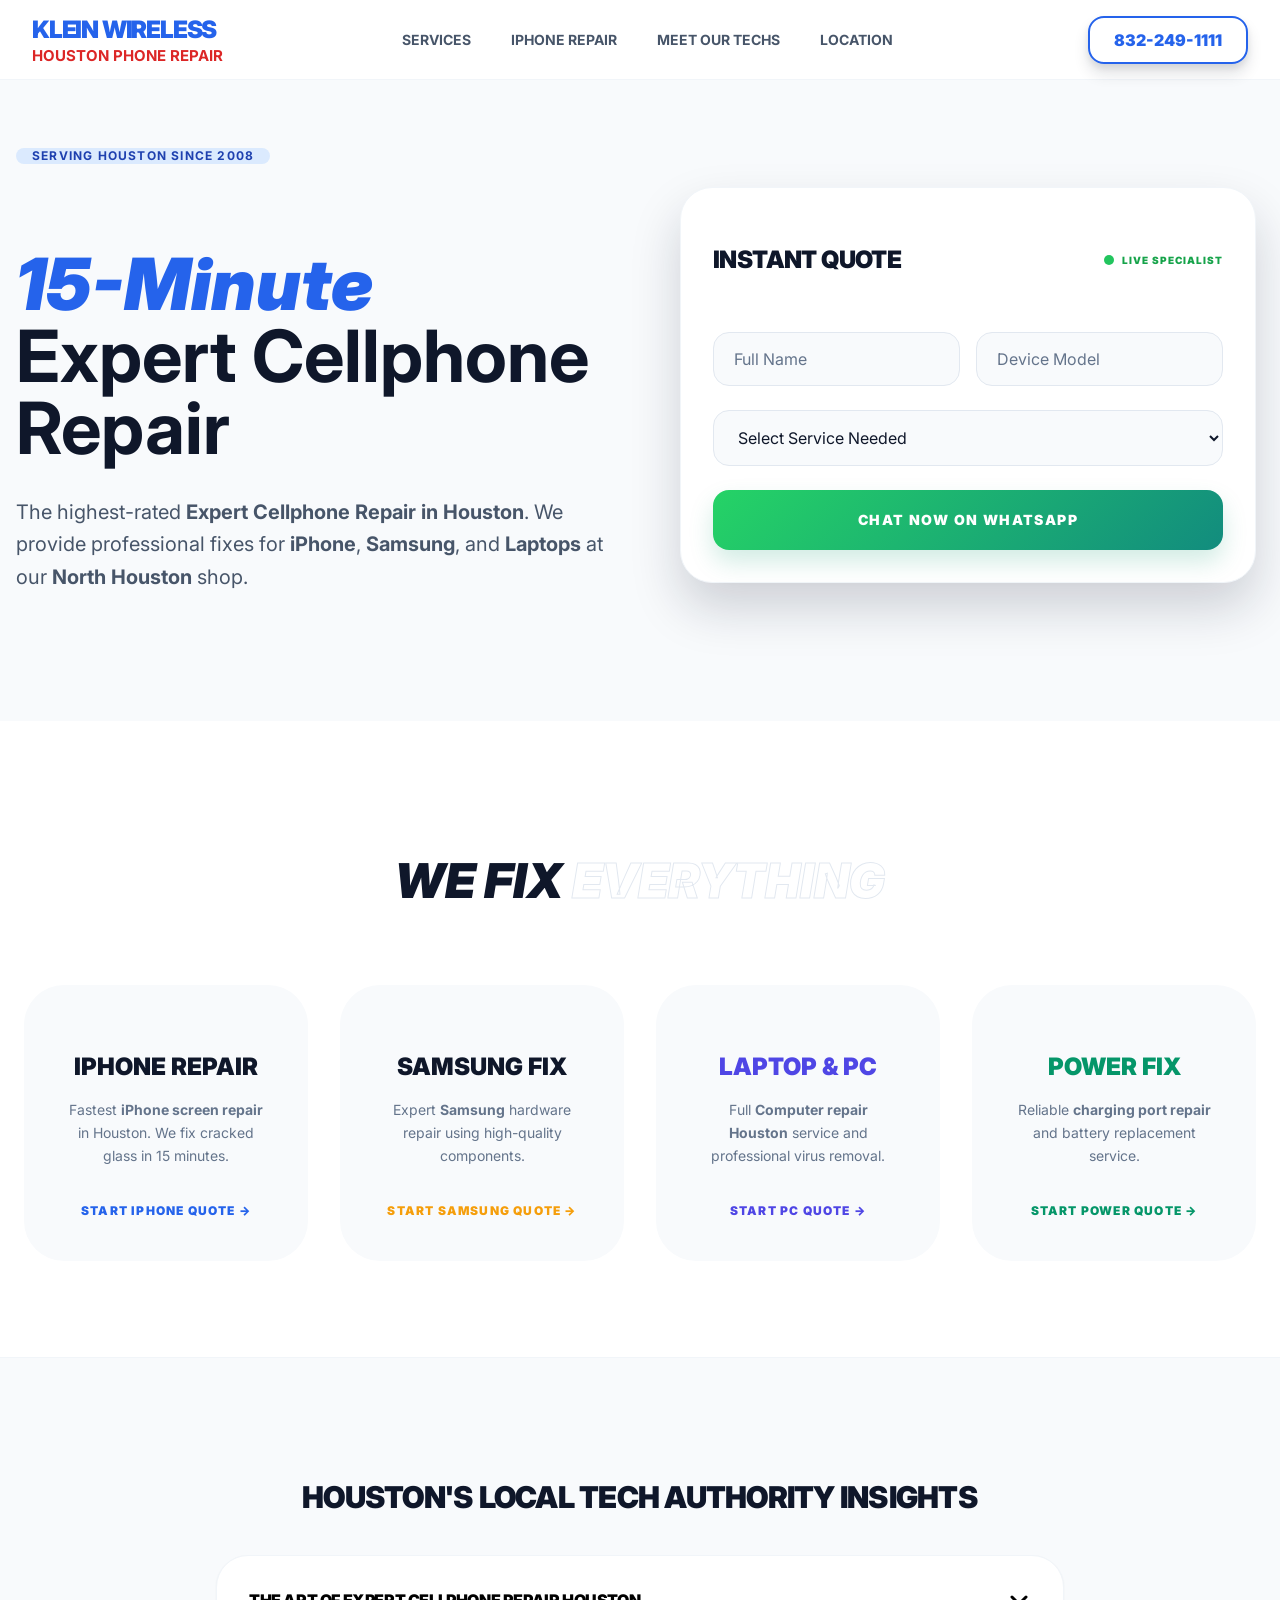
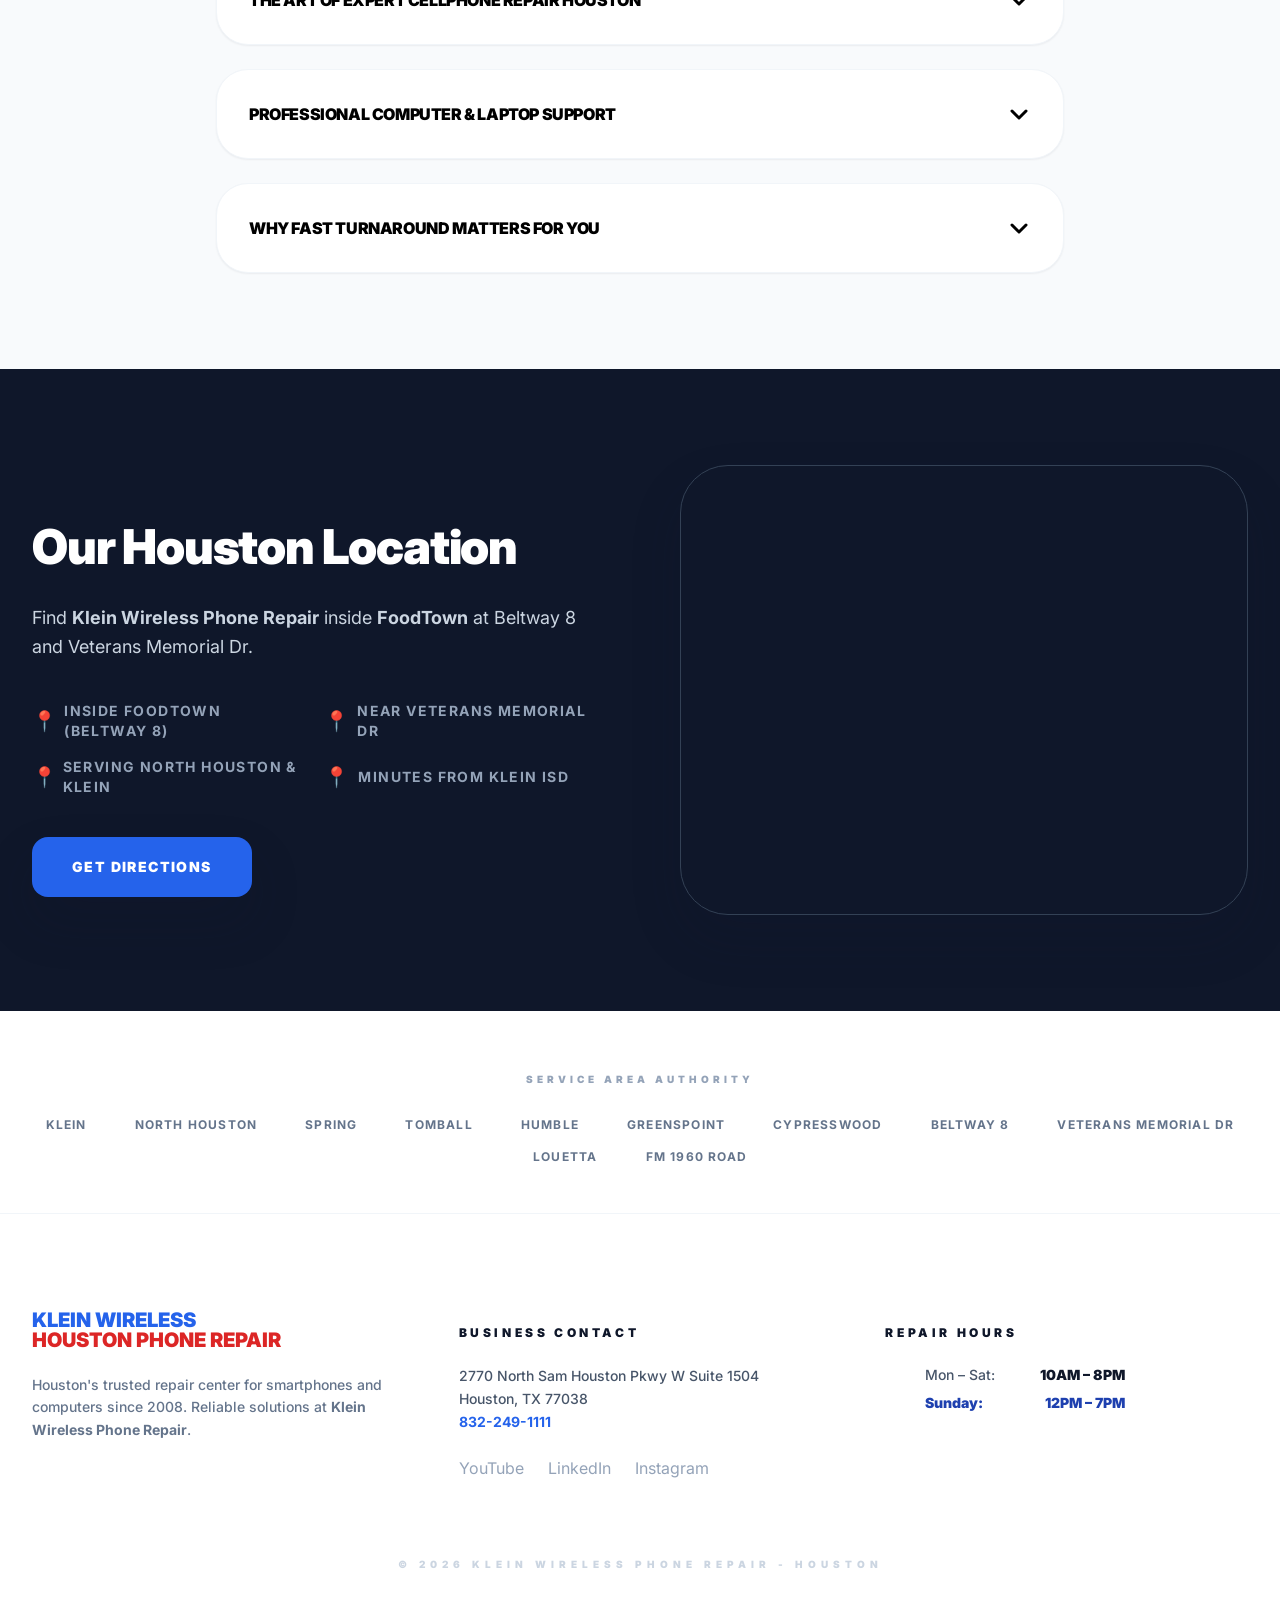
<file: index.html>
<!DOCTYPE html>

<html lang="en" class="scroll-smooth">
<head>
    <meta charset="UTF-8">
    <meta name="viewport" content="width=device-width, initial-scale=1.0">
    <title>Expert Cellphone Repair Houston | Klein Wireless Phone Repair</title>

<meta name="description" content="Houston's top tech center. Klein Wireless Phone Repair offers expert iPhone, Samsung, and Pixel repair near Beltway 8.">
<meta name="keywords" content="Expert Cellphone Repair Houston, iPhone Screen Repair, Samsung Galaxy Fix, Computer Repair Houston, MacBook Repair, Klein Wireless, Phone Repair 77038">
<link rel="canonical" href="https://houstonphonerepair.com/">

<link rel="apple-touch-icon" href="/logo.png">
<link rel="icon" type="image/png" href="/logo.png">
<link rel="shortcut icon" href="/logo.png">

<link rel="preload" as="style" href="style.css">
<link rel="stylesheet" href="style.css">


<script type="application/ld+json">

{
"@context": "[https://schema.org](https://schema.org)",
"@type": "LocalBusiness",
"name": "Klein Wireless Phone Repair",
"image": "[https://streetviewpixels-pa.googleapis.com/v1/thumbnail?panoid=SS3T05zi6ZyW6dA4RmpcVA&cb_client=search.gws-prod.gps&w=211&h=120&yaw=14.438716&pitch=0&thumbfov=100](https://streetviewpixels-pa.googleapis.com/v1/thumbnail?panoid=SS3T05zi6ZyW6dA4RmpcVA&cb_client=search.gws-prod.gps&w=211&h=120&yaw=14.438716&pitch=0&thumbfov=100)",
"@id": "[https://houstonphonerepair.com/](https://houstonphonerepair.com/)",
"url": "[https://houstonphonerepair.com/](https://houstonphonerepair.com/)",
"telephone": "+1 832-249-1111",
"hasMap": "[https://www.google.com/maps/place/?q=place_id:ChIJYb0IizvJQIYR60rKcM8RO4o](https://www.google.com/maps/place/?q=place_id:ChIJYb0IizvJQIYR60rKcM8RO4o)",
"aggregateRating": {
"@type": "AggregateRating",
"ratingValue": "5",
"ratingCount": "339",
"bestRating": "5"
},
"address": {
"@type": "PostalAddress",
"streetAddress": "inside FoodTown, 2770 North Sam Houston Pkwy W Suite 1504, Houston, TX 77038, United States"
},
"makesOffer": [
{
"@type": "Offer",
"name": "Mobile phone repair shop"
},
{
"@type": "Offer",
"name": "Computer repair service"
}
],
"sameAs": [
"[https://houstonphonerepair.com/](https://houstonphonerepair.com/)"
],
"geo": {
"@type": "GeoCoordinates",
"latitude": 29.940400699999998,
"longitude": -95.46092379999999
}
} </script>

</head>
<body class="bg-white text-slate-900 overflow-x-hidden">

<nav class="sticky top-0 z-50 border-b border-slate-100 h-20 flex items-center bg-white">
    <div class="max-w-7xl mx-auto px-4 sm:px-6 lg:px-8 w-full flex justify-between items-center">
        <a href="index.html" class="flex flex-col">
            <span class="text-xl md:text-2xl font-black tracking-tighter text-blue-600 uppercase">KLEIN WIRELESS</span>
            <span class="text-[15px] font-bold text-red-600 uppercase tracking-[0.12em]">HOUSTON PHONE REPAIR</span>
        </a>

        <div class="hidden lg:flex items-center space-x-10 font-bold text-slate-600 text-sm uppercase">
            <a href="index.html#services" class="hover:text-blue-600 transition">Services</a>
            <a href="iphone-repair-houston.html" class="hover:text-blue-600 transition">iPhone Repair</a>
            <a href="techs.html" class="hover:text-blue-600 transition">Meet Our Techs</a>
            <a href="index.html#local" class="hover:text-blue-600 transition">Location</a>
        </div>

        <div class="flex items-center space-x-3 md:space-x-4">
            <a href="tel:8322491111" class="lg:hidden p-3 bg-blue-600 text-white rounded-2xl shadow-lg flex items-center justify-center" aria-label="Call Klein Wireless Phone Repair">
                <svg class="w-6 h-6" fill="currentColor" viewBox="0 0 20 20">
                    <path d="M2 3a1 1 0 011-1h2.153a1 1 0 01.986.836l.74 4.435a1 1 0 01-.54 1.06l-1.548.773a11.037 11.037 0 006.105 6.105l.774-1.548a1 1 0 011.059-.54l4.435.74a1 1 0 01.836.986V17a1 1 0 01-1 1h-2C7.82 18 2 12.18 2 5V3z"></path>
                </svg>
            </a>

            <a href="tel:8322491111" class="hidden lg:inline-flex px-6 py-3 border-2 border-blue-600 text-blue-600 font-black rounded-2xl shadow-lg hover:bg-blue-600 hover:text-white transition-all">
                832-249-1111
            </a>

            <button id="menu-toggle" class="lg:hidden p-2 text-slate-600 focus:outline-none" aria-label="Toggle Menu">
                <svg class="w-8 h-8" fill="none" stroke="currentColor" viewBox="0 0 24 24">
                    <path stroke-linecap="round" stroke-linejoin="round" stroke-width="2.5" d="M4 6h16M4 12h16m-7 6h7"></path>
                </svg>
            </button>
        </div>
    </div>
</nav>

<div id="mobile-menu" class="fixed inset-0 z-[60] bg-white lg:hidden">
    <div class="p-8">
        <div class="flex justify-between items-center mb-12">
            <span class="text-xl font-black text-blue-600 uppercase">Navigation</span>
            <button id="menu-close" class="p-2 text-slate-600" aria-label="Close Menu">
                <svg class="w-8 h-8" fill="none" stroke="currentColor" viewBox="0 0 24 24">
                    <path stroke-linecap="round" stroke-linejoin="round" stroke-width="2.5" d="M6 18L18 6M6 6l12 12"></path>
                </svg>
            </button>
        </div>

        <div class="flex flex-col space-y-8">
            <a href="index.html#services" class="mobile-link text-3xl font-black text-slate-900 uppercase">Services</a>
            <a href="iphone-repair-houston.html" class="mobile-link text-3xl font-black text-slate-900 uppercase">iPhone Repair</a>
            <a href="techs.html" class="mobile-link text-3xl font-black text-slate-900 uppercase">Meet Our Techs</a>
            <a href="index.html#local" class="mobile-link text-3xl font-black text-slate-900 uppercase">Location</a>
        </div>
    </div>
</div>

<main>
    <section class="bg-slate-50 pt-16 pb-24 overflow-hidden relative">
        <div class="max-w-7xl mx-auto px-4 lg:grid lg:grid-cols-2 gap-16 items-center">
            <div>
                <span class="inline-block px-4 py-1.5 mb-6 text-xs font-bold tracking-widest text-blue-700 uppercase bg-blue-100 rounded-full">Serving Houston Since 2008</span>
                <h1 class="text-5xl md:text-7xl font-black text-slate-900 leading-tight mb-8">
                    <span class="text-blue-600 italic block">15-Minute</span> <strong>Expert Cellphone Repair</strong>
                </h1>
                <p class="text-xl text-slate-600 mb-8 leading-relaxed">
                    The highest-rated <strong>Expert Cellphone Repair in Houston</strong>. We provide professional fixes for <strong>iPhone</strong>, <strong>Samsung</strong>, and <strong>Laptops</strong> at our <strong>North Houston</strong> shop.
                </p>
            </div>

           <div id="quote" class="bg-white p-8 rounded-[2rem] shadow-2xl border border-slate-100 quote-card">
    <div class="flex items-center justify-between mb-8 quote-card-header">
        <h3 class="text-2xl font-black text-slate-900 tracking-tight uppercase">Instant Quote</h3>
        <div id="live-indicator" class="hidden items-center space-x-2 live-indicator">
            <span class="pulse-dot"></span>
            <span class="text-green-600 text-[10px] font-black uppercase tracking-widest">Live Specialist</span>
        </div>
    </div>

    <form class="space-y-6">
        <div class="grid grid-cols-1 sm:grid-cols-2 gap-4">
            <input type="text" id="name" placeholder="Full Name" required class="w-full px-5 py-4 rounded-2xl bg-slate-50 border border-slate-200 outline-none">
            <input type="text" id="device" placeholder="Device Model" required class="w-full px-5 py-4 rounded-2xl bg-slate-50 border border-slate-200 outline-none">
        </div>

        <select id="issueType" required class="w-full px-5 py-4 rounded-2xl bg-slate-50 border border-slate-200 outline-none">
            <option value="">Select Service Needed</option>
            <option value="Screen Repair">Screen Repair (All Brands)</option>
            <option value="Battery replacement">Battery Service</option>
            <option value="Charging Port">Charging Port Fix</option>
        </select>

        <button type="button" onclick="sendToWhatsApp()" class="w-full py-5 whatsapp-gradient text-white font-black rounded-2xl uppercase tracking-widest text-sm quote-submit">
            CHAT NOW ON WHATSAPP
        </button>
    </form>
</div>
        </div>
    </section>

    <section id="services" class="py-24 bg-white">
        <div class="max-w-7xl mx-auto px-6 text-center">
            <h2 class="text-5xl md:text-8xl font-black text-slate-900 mb-20 uppercase italic leading-none">
                We Fix <span class="outline-text">Everything</span>
            </h2>
            <div class="grid grid-cols-1 md:grid-cols-2 lg:grid-cols-4 gap-8">
                <div class="p-10 bg-slate-50 rounded-[2.5rem] border-2 border-transparent hover:border-blue-600 transition-all">
                    <h3 class="text-2xl font-black mb-4 uppercase">iPhone Repair</h3>
                    <p class="text-slate-500 text-sm mb-8 leading-relaxed">Fastest <strong>iPhone screen repair</strong> in Houston. We fix cracked glass in 15 minutes.</p>
                    <a href="#quote" class="text-blue-600 font-black text-xs uppercase tracking-widest">Start iPhone Quote →</a>
                </div>
                <div class="p-10 bg-slate-50 rounded-[2.5rem] border-2 border-transparent hover:border-amber-500 transition-all">
                    <h3 class="text-2xl font-black mb-4 uppercase">Samsung Fix</h3>
                    <p class="text-slate-500 text-sm mb-8 leading-relaxed">Expert <strong>Samsung</strong> hardware repair using high-quality components.</p>
                    <a href="#quote" class="text-amber-500 font-black text-xs uppercase tracking-widest">Start Samsung Quote →</a>
                </div>
                <div class="p-10 bg-slate-50 rounded-[2.5rem] border-2 border-transparent hover:border-indigo-600 transition-all">
                    <h3 class="text-2xl font-black mb-4 uppercase text-indigo-600">Laptop & PC</h3>
                    <p class="text-slate-500 text-sm mb-8 leading-relaxed">Full <strong>Computer repair Houston</strong> service and professional virus removal.</p>
                    <a href="#quote" class="text-indigo-600 font-black text-xs uppercase tracking-widest">Start PC Quote →</a>
                </div>
                <div class="p-10 bg-slate-50 rounded-[2.5rem] border-2 border-transparent hover:border-emerald-600 transition-all">
                    <h3 class="text-2xl font-black mb-4 uppercase text-emerald-600">Power Fix</h3>
                    <p class="text-slate-500 text-sm mb-8 leading-relaxed">Reliable <strong>charging port repair</strong> and battery replacement service.</p>
                    <a href="#quote" class="text-emerald-600 font-black text-xs uppercase tracking-widest">Start Power Quote →</a>
                </div>
            </div>
        </div>
    </section>

    <section class="py-24 bg-slate-50 border-t border-slate-100">
        <div class="max-w-4xl mx-auto px-6">
            <h2 class="text-3xl font-black text-center mb-10 uppercase tracking-tight">Houston's Local Tech Authority Insights</h2>
            
            <div class="space-y-6">
                <div class="bg-white rounded-[2rem] border border-slate-100 overflow-hidden shadow-sm">
                    <button class="w-full p-8 text-left font-black flex justify-between items-center group" onclick="toggleAccordion(this)">
                        <span class="uppercase tracking-tight">The Art of Expert Cellphone Repair Houston</span>
                        <svg class="accordion-icon" fill="none" stroke="currentColor" viewBox="0 0 24 24">
    <path stroke-linecap="round" stroke-linejoin="round" stroke-width="3" d="M19 9l-7 7-7-7"></path>
</svg>
                    </button>
                    <div class="accordion-content px-8">
                        <div class="text-slate-600 leading-loose space-y-4 pb-6">
                            <p>Finding <strong>Expert Cellphone Repair in Houston</strong> shouldn't be a struggle. Since 2008, <strong>Klein Wireless Phone Repair</strong> has been the gold standard for North Houston residents. Our technicians combine decades of hands-on experience with modern diagnostic equipment to fix everything from the oldest models to the latest flagship devices. We serve <strong>Klein</strong>, <strong>Spring</strong>, <strong>Greenspoint</strong>, and <strong>Aldine</strong> with a commitment to technical precision and customer satisfaction.</p>
                            <p>Our location, situated inside <strong>FoodTown</strong> near <strong>Beltway 8 and Veterans Memorial Dr</strong>, is perfectly positioned for rapid service. We specialize in <strong>15-minute iPhone screen repair</strong> and complex <strong>Samsung</strong> hardware restoration. We use only the highest quality replacement parts, ensuring that your <strong>phone repair</strong> doesn't just look good but lasts for years. By focusing on local community needs, we have built a 5-star reputation among thousands of satisfied neighbors.</p>
                            <p>We understand that each device tells a story, and a broken screen or a malfunctioning battery can disrupt your entire routine. That is why our shop is fully equipped with state-of-the-art microscopic soldering stations and the latest diagnostic software. We don't just replace parts; we restore your connection to the world. Our deep knowledge of circuit board architecture allows us to perform data recovery and logic board repairs that many other shops simply turn away.</p>
                        </div>
                    </div>
                </div>

                <div class="bg-white rounded-[2rem] border border-slate-100 overflow-hidden shadow-sm">
                    <button class="w-full p-8 text-left font-black flex justify-between items-center group" onclick="toggleAccordion(this)">
                        <span class="uppercase tracking-tight">Professional Computer & Laptop Support</span>
                        <svg class="accordion-icon" fill="none" stroke="currentColor" viewBox="0 0 24 24">
    <path stroke-linecap="round" stroke-linejoin="round" stroke-width="3" d="M19 9l-7 7-7-7"></path>
</svg>
                    </button>
                    <div class="accordion-content px-8">
                        <div class="text-slate-600 leading-loose space-y-4 pb-6">
                            <p>Beyond mobile phones, we are Houston's premier <strong>Computer repair</strong> experts. Whether you have a <strong>MacBook</strong> that won't charge or a Windows laptop plagued by viruses, our <strong>North Houston</strong> shop provides full-scale hardware and software solutions. We specialize in <strong>SSD upgrades</strong>, <strong>RAM installations</strong>, and <strong>laptop screen repair</strong>. Our mission is to keep your professional and personal tools running at peak performance without the massive cost of buying new equipment.</p>
                            <p>We understand the complexities of modern computing, from thermal management to operating system optimization. When you visit us at <strong>Beltway 8</strong>, you aren't just getting a quick fix; you're getting an expert evaluation. We provide <strong>Google Pixel</strong> and <strong>iPad</strong> services as well, ensuring that all your portable technology is covered under one roof. Our legacy of excellence in <strong>Houston computer repair</strong> is why we remain the top-rated local shop in the 77038 area.</p>
                            <p>In the digital age, your computer is your office, your school, and your creative studio. A slow or failing machine can mean lost productivity or missed deadlines. Our technical team treats every computer repair with the urgency it deserves. We offer comprehensive virus cleanup, malware removal, and preventative maintenance packages to ensure your hardware stays protected against future threats. From custom PC builds to intricate MacBook liquid damage repair, our versatility is our strength.</p>
                        </div>
                    </div>
                </div>

                <div class="bg-white rounded-[2rem] border border-slate-100 overflow-hidden shadow-sm">
                    <button class="w-full p-8 text-left font-black flex justify-between items-center" onclick="toggleAccordion(this)">
                        <span class="uppercase tracking-tight">Why Fast Turnaround Matters for You</span>
                        <svg class="accordion-icon" fill="none" stroke="currentColor" viewBox="0 0 24 24">
    <path stroke-linecap="round" stroke-linejoin="round" stroke-width="3" d="M19 9l-7 7-7-7"></path>
</svg>
                    </button>
                    <div class="accordion-content px-8">
                        <div class="text-slate-600 leading-loose space-y-4 pb-6">
                            <p>In today's fast-paced world, being without a device for a day is not an option. That is why <strong>Klein Wireless</strong> prioritizes 15-minute <strong>phone fixes</strong> for most common issues. While other <strong>Houston phone repair</strong> shops make you wait for days, we carry a massive inventory of parts on-site. This includes battery replacements for <strong>iPhone</strong> and <strong>Samsung</strong>, as well as <strong>charging port repairs</strong> for nearly all brands.</p>
                            <p>Our commitment to speed doesn't mean we sacrifice quality. Every <strong>Expert Cellphone Repair in Houston</strong> performed by our team is double-checked for functionality before it leaves our shop. We are proud to be the neighborhood's first choice for tech support, serving the <strong>Klein ISD</strong> community and beyond. Trust the local experts who value your time and your technology.</p>
                            <p>Transparency is the cornerstone of our business model. When you bring a device to us, we provide a clear, upfront diagnostic and a fair estimate. There are no hidden fees or surprise costs. We believe that by providing honest service at a competitive price, we earn more than just a transaction—we earn your trust. This philosophy has allowed us to serve the Houston community for over 18 years, growing from a single small location to a regional leader in specialized electronics repair.</p>
                        </div>
                    </div>
                </div>
            </div>
        </div>
    </section>

    <section id="local" class="py-24 bg-slate-900 text-white relative">
        <div class="max-w-7xl mx-auto px-4 sm:px-6 lg:px-8">
            <div class="lg:grid lg:grid-cols-2 gap-20 items-center">
                <div>
                    <h2 class="text-4xl md:text-5xl font-black mb-8 tracking-tight">Our Houston Location</h2>
                    <p class="text-lg text-slate-300 mb-10 leading-relaxed">Find <strong>Klein Wireless Phone Repair</strong> inside <strong>FoodTown</strong> at Beltway 8 and Veterans Memorial Dr.</p>
                    
                    <div class="mb-10 grid grid-cols-1 sm:grid-cols-2 gap-4 text-sm text-slate-400 font-bold uppercase tracking-widest">
                        <div class="flex items-center"><span class="text-blue-500 mr-2 text-xl">📍</span> Inside FoodTown (Beltway 8)</div>
                        <div class="flex items-center"><span class="text-blue-500 mr-2 text-xl">📍</span> Near Veterans Memorial Dr</div>
                        <div class="flex items-center"><span class="text-blue-500 mr-2 text-xl">📍</span> Serving North Houston & Klein</div>
                        <div class="flex items-center"><span class="text-blue-500 mr-2 text-xl">📍</span> Minutes from Klein ISD</div>
                    </div>

                    <a href="https://maps.app.goo.gl/jfm1cNtZSyXXtoDT8" target="_blank" class="inline-flex items-center px-10 py-5 bg-blue-600 text-white font-black rounded-2xl hover:bg-blue-700 transition shadow-2xl uppercase tracking-widest text-sm">
                        Get Directions
                    </a>
                </div>
                <div class="mt-12 lg:mt-0 rounded-[3rem] overflow-hidden shadow-2xl h-[450px] border border-slate-700">
                    <iframe src="https://www.google.com/maps/embed?pb=!1m18!1m12!1m3!1d3457.357264698599!2d-95.46092379999999!3d29.94040069999999!2m3!1f0!2f0!3f0!3m2!1i1024!2i768!4f13.1!3m3!1m2!1s0x8640c93b8b08bd61%3A0x8a3b11cf70ca4aeb!2sKlein%20Wireless%20Phone%20Repair!5e0!3m2!1sen!2sca!4v1774277678765!5m2!1sen!2sca" width="100%" height="100%" style="border:0;" allowfullscreen="" loading="lazy" referrerpolicy="no-referrer-when-downgrade"></iframe>
                </div>
            </div>
        </div>
    </section>

    <section class="py-12 bg-white text-center">
        <div class="max-w-7xl mx-auto px-4">
            <h4 class="text-[10px] font-black text-slate-400 uppercase tracking-[0.4em] mb-8">Service Area Authority</h4>
            <div class="flex flex-wrap justify-center gap-x-12 gap-y-4 text-xs font-bold text-slate-500 uppercase tracking-widest">
                <a href="index.html#local" class="hover:text-blue-600 transition">Klein</a>
                <a href="index.html#local" class="hover:text-blue-600 transition">North Houston</a>
                <a href="index.html#local" class="hover:text-blue-600 transition">Spring</a>
                <a href="index.html#local" class="hover:text-blue-600 transition">Tomball</a>
                <a href="index.html#local" class="hover:text-blue-600 transition">Humble</a>
                <a href="index.html#local" class="hover:text-blue-600 transition">Greenspoint</a>
                <a href="index.html#local" class="hover:text-blue-600 transition">Cypresswood</a>
                <a href="index.html#local" class="hover:text-blue-600 transition">Beltway 8</a>
                <a href="index.html#local" class="hover:text-blue-600 transition">Veterans Memorial Dr</a>
                <a href="index.html#local" class="hover:text-blue-600 transition">Louetta</a>
                <a href="index.html#local" class="hover:text-blue-600 transition">FM 1960 Road</a>
            </div>
        </div>
    </section>
</main>

<footer class="bg-white pt-24 pb-12 border-t border-slate-100">
    <div class="max-w-7xl mx-auto px-4 sm:px-6 lg:px-8">
        <div class="grid grid-cols-1 md:grid-cols-3 gap-16 mb-20 text-center md:text-left">
            <div>
                <span class="text-xl font-black text-blue-600 uppercase leading-none block mb-6">
  KLEIN WIRELESS<br>
  <span class="text-red-600">HOUSTON PHONE REPAIR</span>
</span>
                <p class="mt-6 text-slate-500 text-sm leading-relaxed font-medium">
                    Houston's trusted repair center for smartphones and computers since 2008. Reliable solutions at <strong>Klein Wireless Phone Repair</strong>.
                </p>
            </div>
            <div>
                <h4 class="font-black text-slate-900 mb-6 uppercase text-xs tracking-[0.3em]">Business Contact</h4>
                <p class="text-slate-600 text-sm leading-relaxed font-medium mb-4">
                    2770 North Sam Houston Pkwy W Suite 1504<br>
                    Houston, TX 77038<br>
                    <a href="tel:8322491111" class="text-blue-600 font-bold hover:underline">832-249-1111</a>
                </p>
                <div class="flex space-x-6 justify-center md:justify-start mt-6">
                    <a href="https://www.youtube.com/@kleinwireless.phonerepair" target="_blank" class="text-slate-400 hover:text-red-600 transition">YouTube</a>
                    <a href="https://www.linkedin.com/company/klein-wireless-phone-repair/" target="_blank" class="text-slate-400 hover:text-blue-700 transition">LinkedIn</a>
                    <a href="https://www.instagram.com/kleinwireless.phonerepair" target="_blank" class="text-slate-400 hover:text-pink-600 transition">Instagram</a>
                </div>
            </div>
            <div>
                <h4 class="font-black text-slate-900 mb-6 uppercase text-xs tracking-[0.3em]">Repair Hours</h4>
                <ul class="text-slate-600 text-sm space-y-2 font-medium">
                    <li class="flex justify-between max-w-[200px] mx-auto md:mx-0"><span>Mon – Sat:</span> <span class="font-black text-slate-900">10AM – 8PM</span></li>
                    <li class="flex justify-between max-w-[200px] mx-auto md:mx-0 text-blue-700 font-black"><span>Sunday:</span> <span>12PM – 7PM</span></li>
                </ul>
            </div>
        </div>
        <p class="text-center text-slate-300 text-[10px] font-black uppercase tracking-[0.5em]">© 2026 Klein Wireless Phone Repair - Houston</p>
    </div>
</footer>

<script>
    function checkLiveStatus() {
        const now = new Date();
        const hour = parseInt(new Intl.DateTimeFormat('en-US', { timeZone: 'America/Chicago', hour: 'numeric', hour12: false }).format(now));
        const indicator = document.getElementById('live-indicator');
        if (!indicator) return;
        if (hour >= 9 && hour < 21) { indicator.style.display = 'flex'; } 
        else { indicator.style.display = 'none'; }
    }

    function toggleAccordion(btn) {
        btn.classList.toggle('active');
        btn.nextElementSibling.classList.toggle('active');
    }

    function toggleMenu() {
        const mobileMenu = document.getElementById('mobile-menu');
        if (!mobileMenu) return;
        mobileMenu.classList.toggle('active');
        document.body.classList.toggle('overflow-hidden');
    }

    function sendToWhatsApp() {
        const name = document.getElementById('name').value;
        const device = document.getElementById('device').value;
        const issue = document.getElementById('issueType').value;
        if (!name || !device || !issue) return alert('Please fill in required fields.');
        const msg = `Hello Klein Wireless! I need an expert repair quote. Name: ${name} | Device: ${device} | Service: ${issue}`;
        window.open(`https://wa.me/18322491111?text=${encodeURIComponent(msg)}`, '_blank');
    }

    function loadMerchantWidget() {
        const script = document.createElement('script');
        script.id = 'merchantWidgetScript';
        script.src = 'https://www.gstatic.com/shopping/merchant/merchantwidget.js';
        script.async = true;
        script.onload = function () {
            if (window.merchantwidget) {
                window.merchantwidget.start({ merchant_id: 5742320213, position: 'LEFT_BOTTOM' });
            }
        };
        document.head.appendChild(script);
    }

    function loadGoogleAnalytics() {
        window.dataLayer = window.dataLayer || [];
        window.gtag = function(){ dataLayer.push(arguments); };

        const script = document.createElement('script');
        script.src = 'https://www.googletagmanager.com/gtag/js?id=G-Y0K0LPMGTX';
        script.async = true;
        document.head.appendChild(script);

        gtag('js', new Date());
        gtag('config', 'G-Y0K0LPMGTX');
    }

    document.addEventListener('DOMContentLoaded', function () {
        const menuToggle = document.getElementById('menu-toggle');
        const menuClose = document.getElementById('menu-close');
        const mobileLinks = document.querySelectorAll('.mobile-link');

        if (menuToggle) menuToggle.addEventListener('click', toggleMenu);
        if (menuClose) menuClose.addEventListener('click', toggleMenu);
        mobileLinks.forEach(function(link) {
            link.addEventListener('click', toggleMenu);
        });

        checkLiveStatus();
        document.body.classList.add('loaded');
        setInterval(checkLiveStatus, 60000);

        setTimeout(loadMerchantWidget, 5000);
        setTimeout(loadGoogleAnalytics, 5000);
    });
</script>

</body>
</html>
</file>
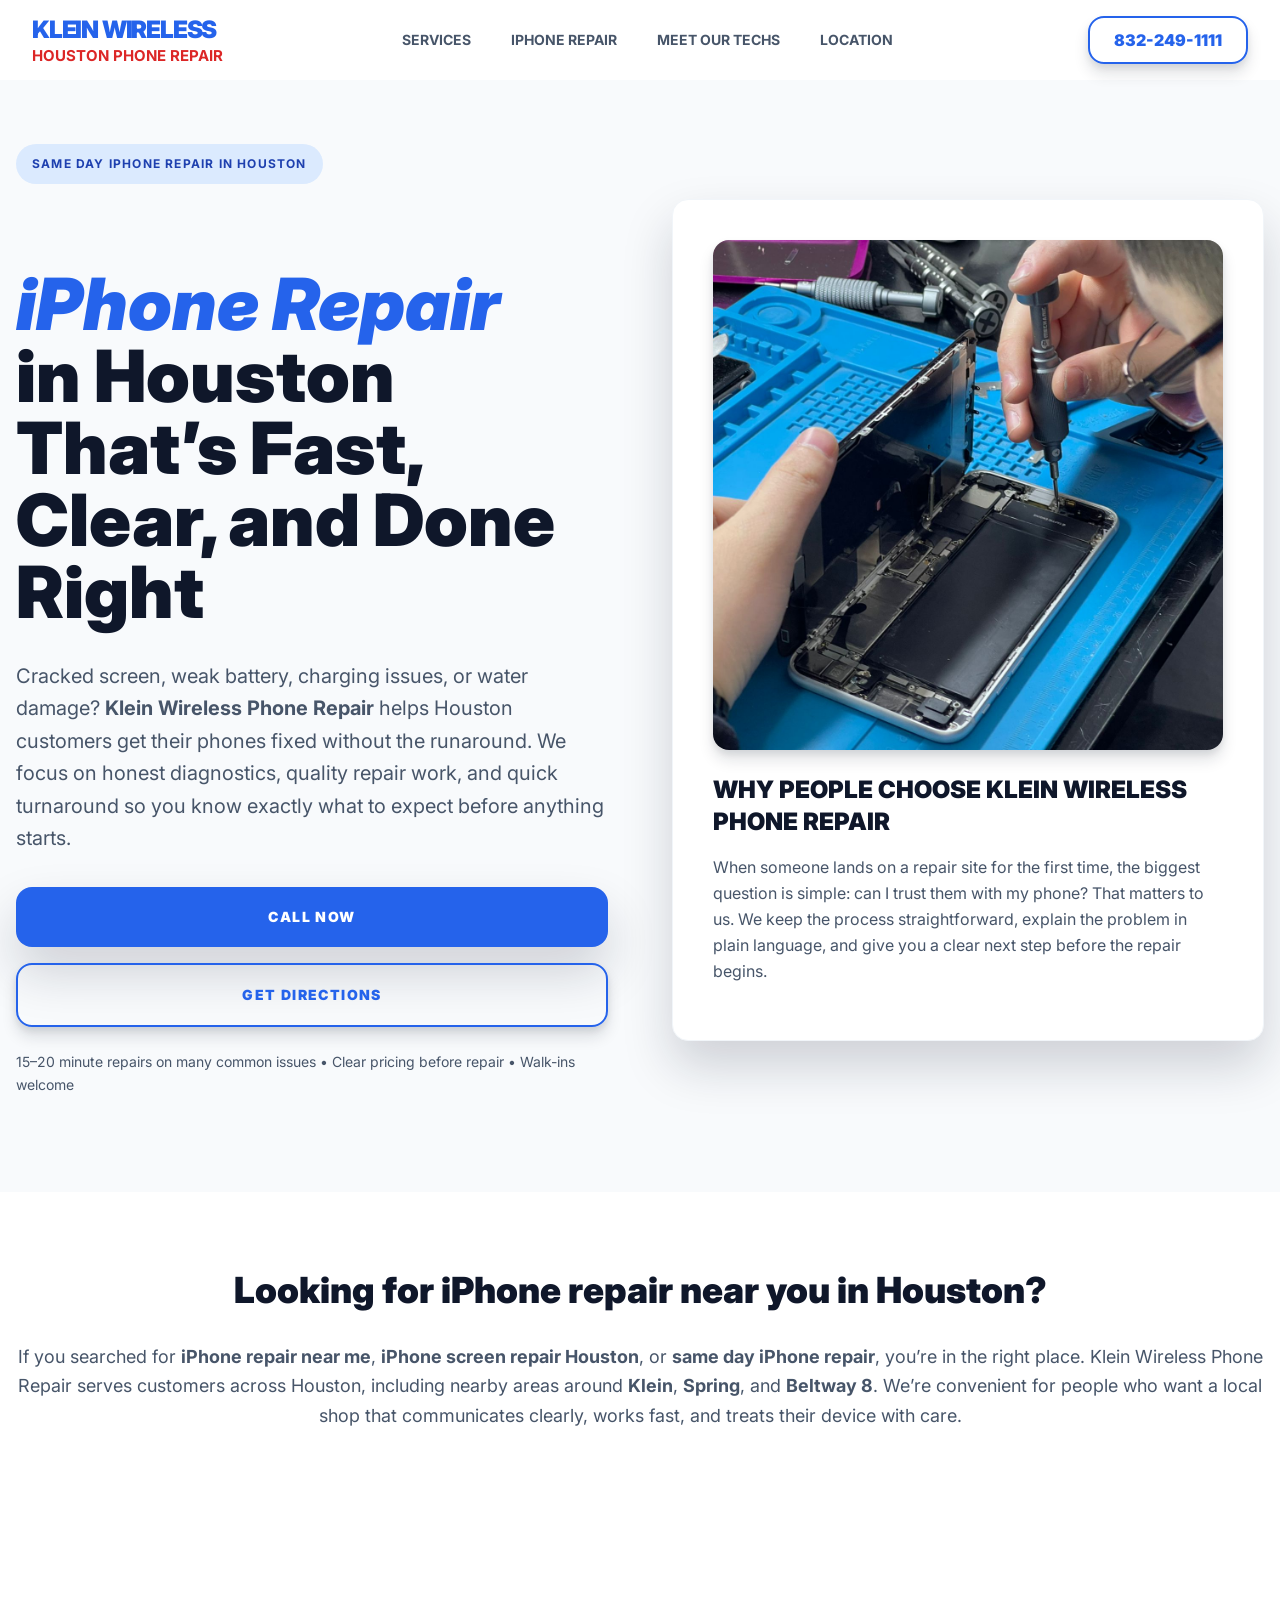
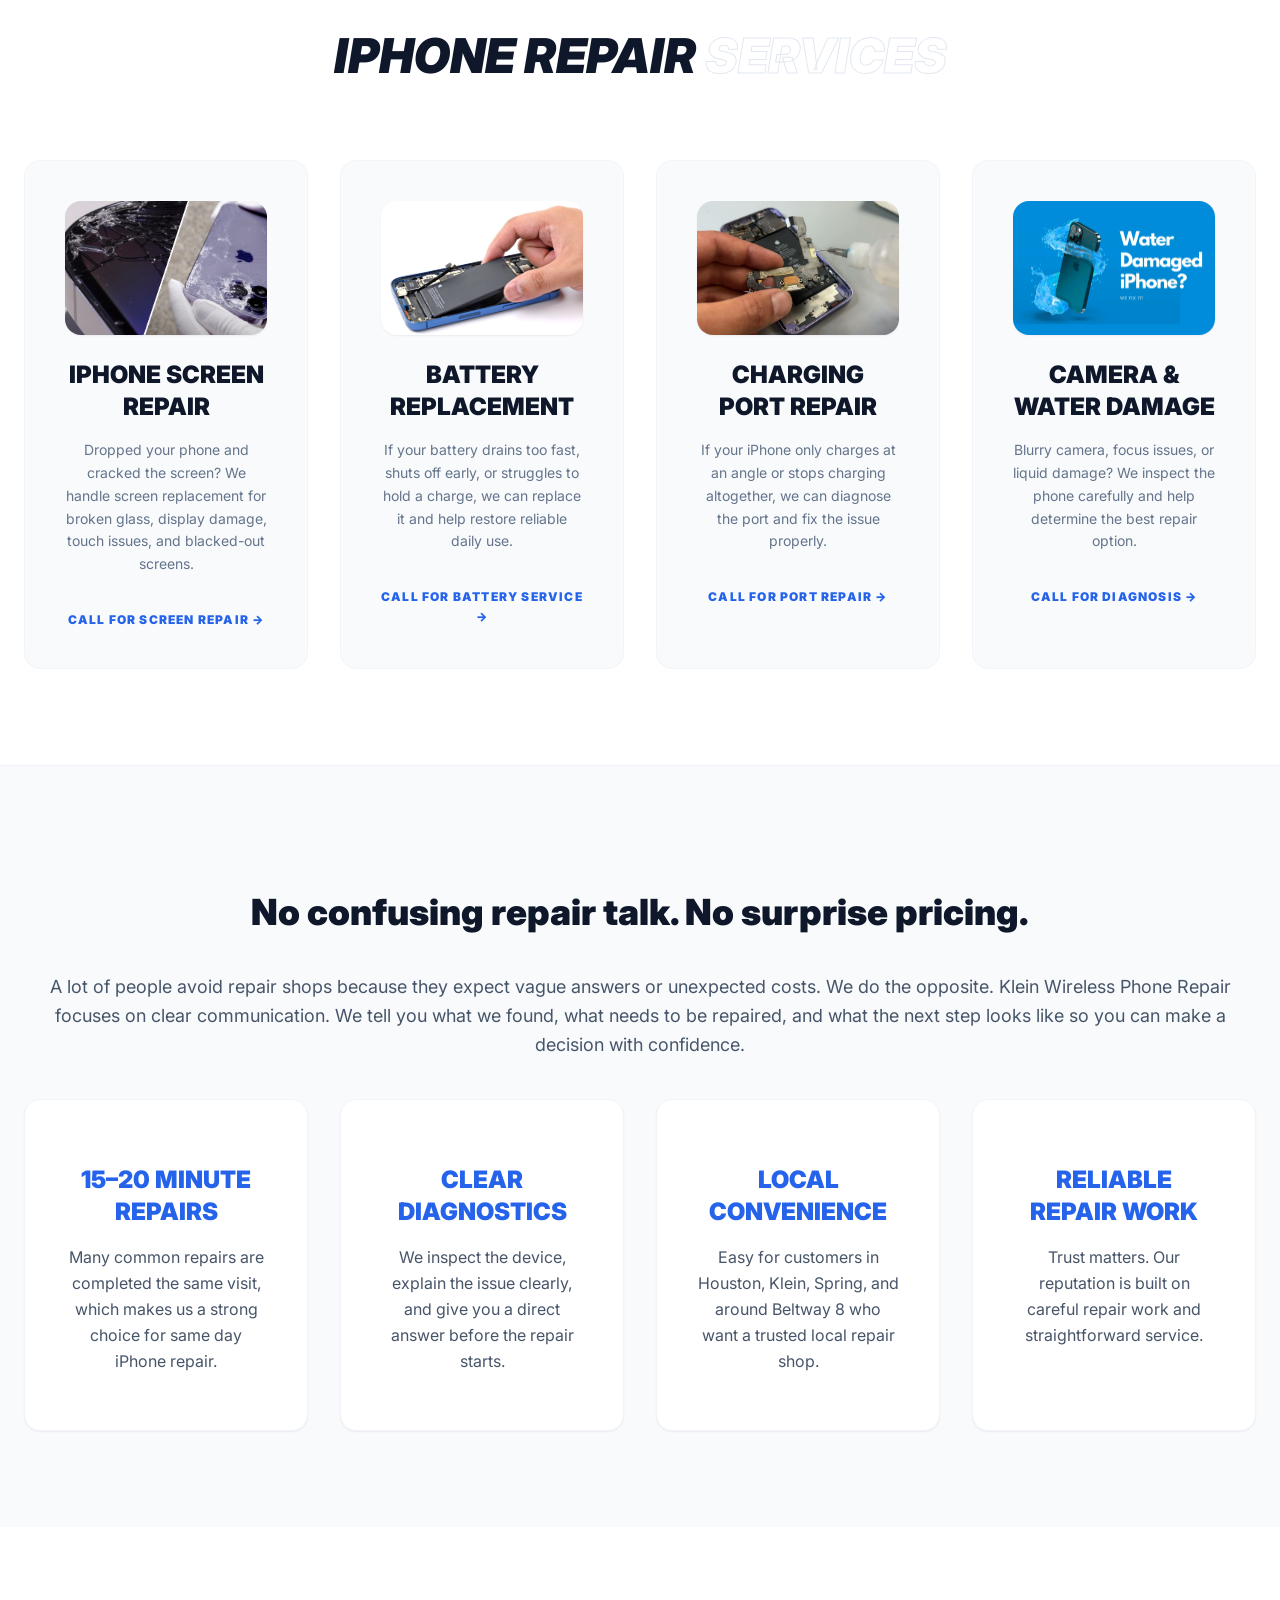
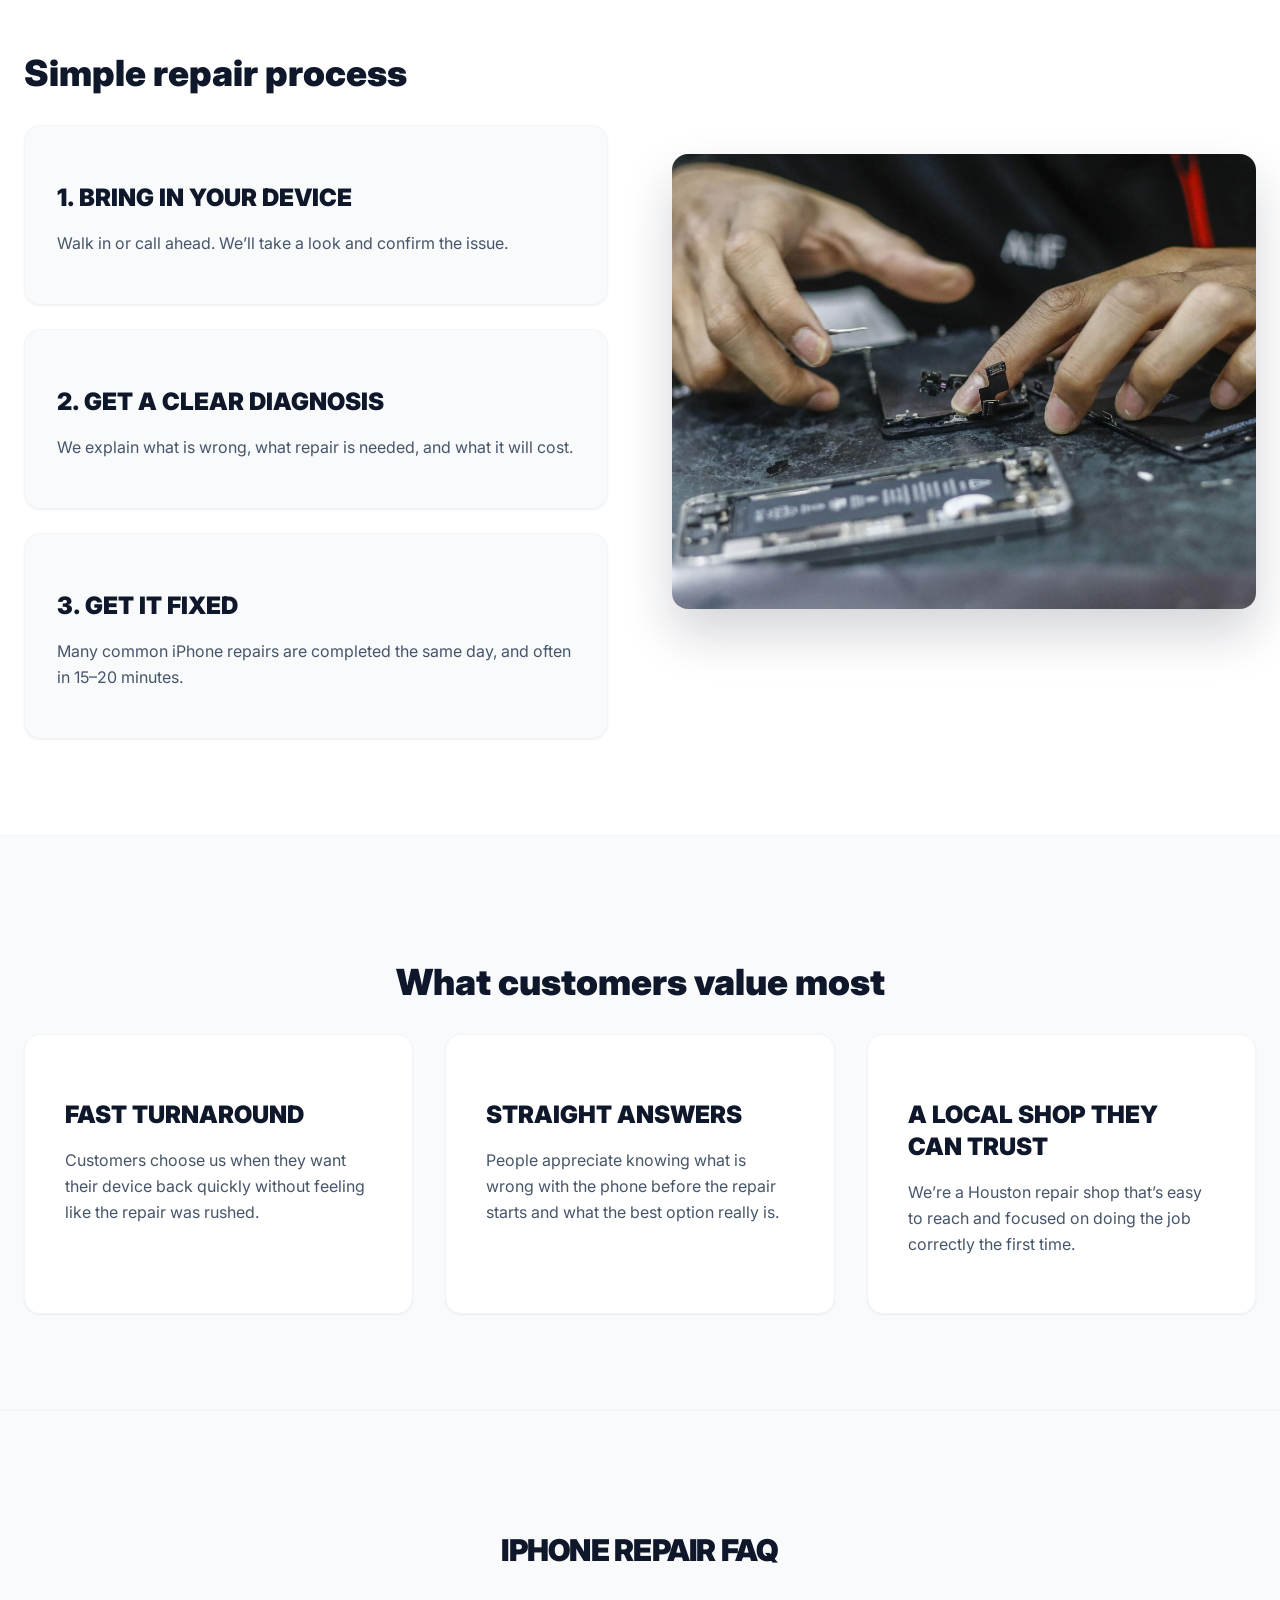
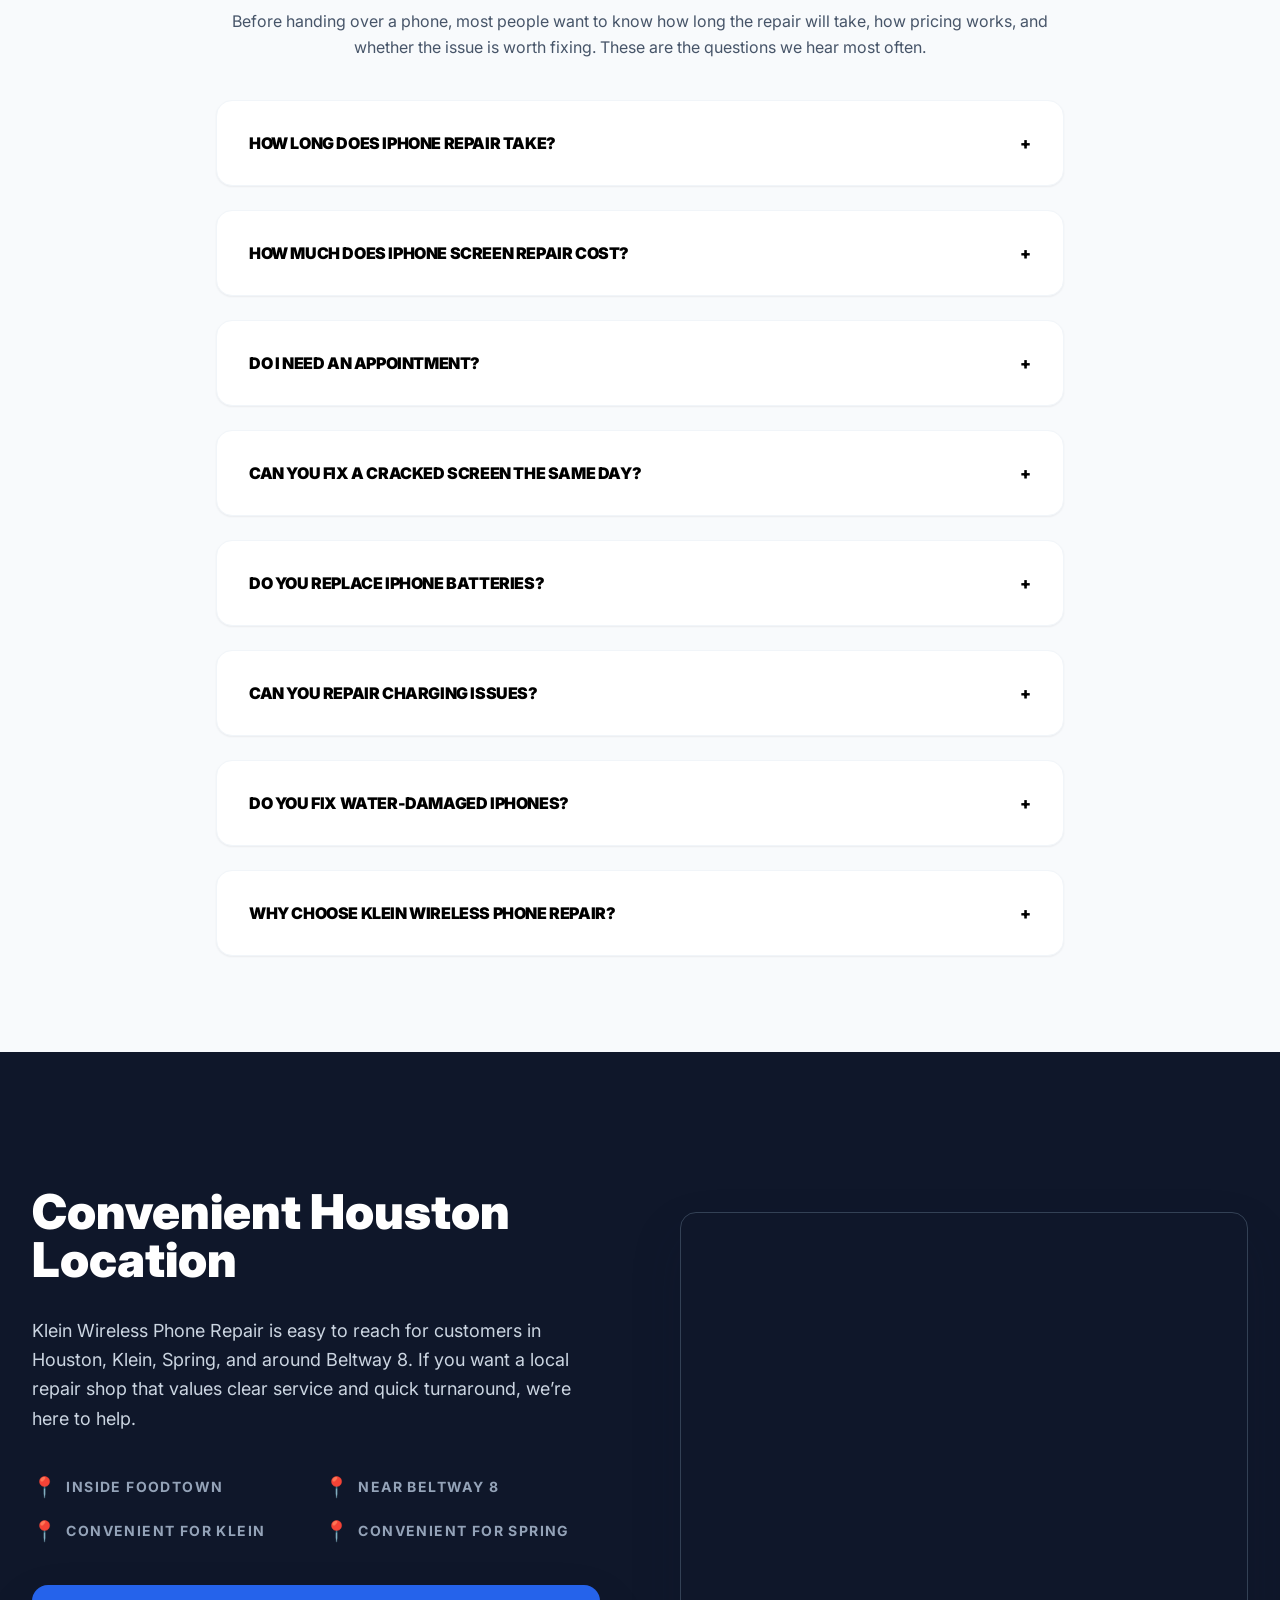
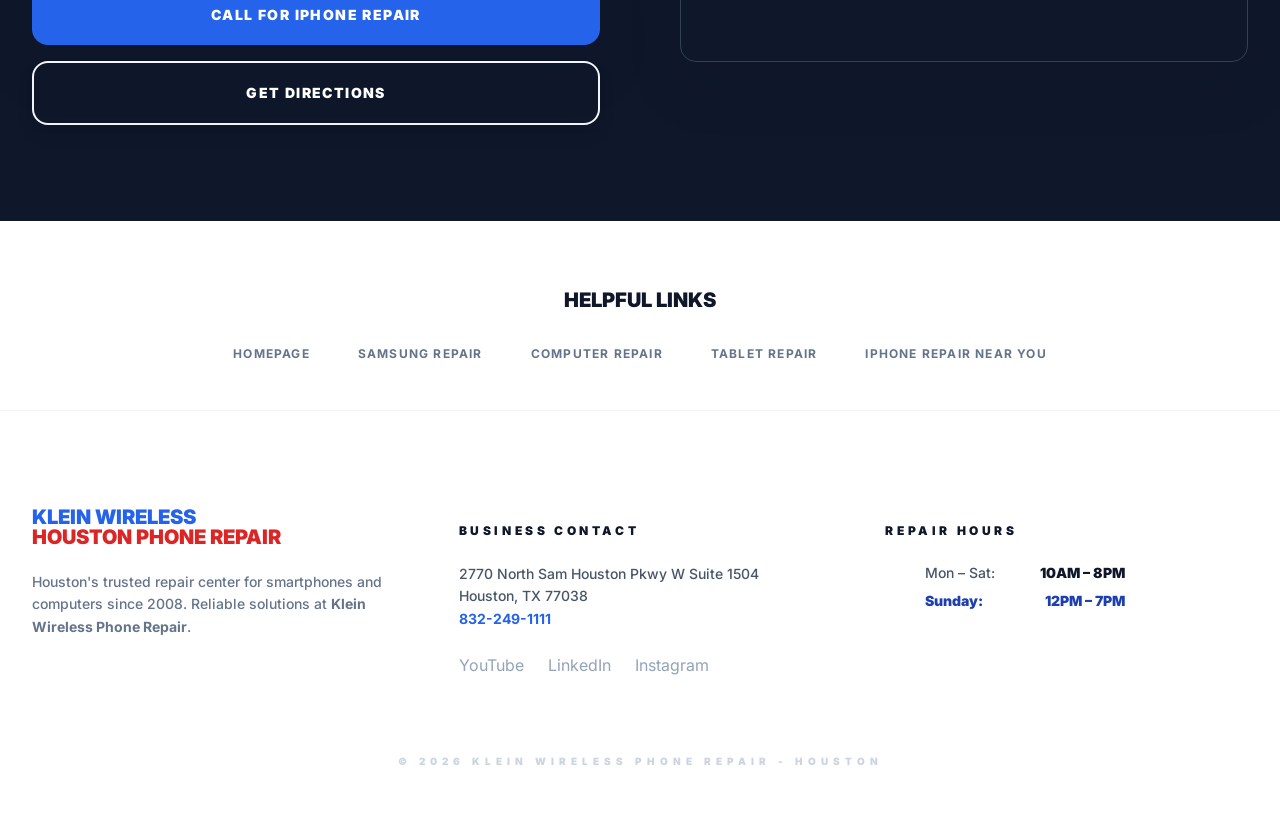
<file: iphone-repair-houston.html>
<!DOCTYPE html>
<html lang="en">
<head>
  <meta charset="UTF-8">
  <meta name="viewport" content="width=device-width, initial-scale=1.0">
  <title>iPhone Repair Houston | iPhone Screen Repair Near Me | Klein Wireless Phone Repair</title>
  <meta name="description" content="Need iPhone repair near me in Houston? Klein Wireless Phone Repair offers same day iPhone screen repair, battery replacement, charging port repair, and water damage diagnostics near Klein, Spring, and Beltway 8.">
  <meta name="keywords" content="iPhone repair near me, iPhone repair Houston, iPhone screen repair Houston, same day iPhone repair, iPhone screen replacement, battery replacement, charging port repair, cracked screen fix, water damage repair">
  <link rel="canonical" href="https://houstonphonerepair.com/iphone-repair-houston.html">

  <meta property="og:title" content="iPhone Repair Houston | Klein Wireless Phone Repair">
  <meta property="og:description" content="Fast, clear, and reliable iPhone repair in Houston. Screen repair, battery replacement, charging port repair, and more.">
  <meta property="og:type" content="website">
  <meta property="og:url" content="https://houstonphonerepair.com/iphone-repair-houston.html">
  <meta property="og:image" content="https://houstonphonerepair.com/images/iphone-repair-houston-hero.webp">

  <link rel="apple-touch-icon" href="/logo.png">
  <link rel="icon" type="image/png" href="/logo.png">
  <link rel="shortcut icon" href="/logo.png">

  <link rel="preconnect" href="https://fonts.googleapis.com">
  <link rel="preconnect" href="https://fonts.gstatic.com" crossorigin>
  <link rel="preload" href="style.css" as="style">
  <link rel="stylesheet" href="style.css">

  <script type="application/ld+json">
  {
    "@context": "https://schema.org",
    "@graph": [
      {
        "@type": "LocalBusiness",
        "name": "Klein Wireless Phone Repair",
        "image": "https://streetviewpixels-pa.googleapis.com/v1/thumbnail?panoid=SS3T05zi6ZyW6dA4RmpcVA&cb_client=search.gws-prod.gps&w=211&h=120&yaw=14.438716&pitch=0&thumbfov=100",
        "@id": "https://houstonphonerepair.com/",
        "url": "https://houstonphonerepair.com/",
        "telephone": "+1 832-249-1111",
        "hasMap": "https://www.google.com/maps/place/?q=place_id:ChIJYb0IizvJQIYR60rKcM8RO4o",
        "aggregateRating": {
          "@type": "AggregateRating",
          "ratingValue": "5",
          "ratingCount": "339",
          "bestRating": "5"
        },
        "address": {
          "@type": "PostalAddress",
          "streetAddress": "inside FoodTown, 2770 North Sam Houston Pkwy W Suite 1504",
          "addressLocality": "Houston",
          "addressRegion": "TX",
          "postalCode": "77038",
          "addressCountry": "US"
        },
        "makesOffer": [
          {
            "@type": "Offer",
            "name": "Mobile phone repair shop"
          },
          {
            "@type": "Offer",
            "name": "Computer repair service"
          }
        ],
        "sameAs": [
          "https://www.google.com/maps/place/?q=place_id:ChIJYb0IizvJQIYR60rKcM8RO4o"
        ],
        "geo": {
          "@type": "GeoCoordinates",
          "latitude": 29.940400699999998,
          "longitude": -95.46092379999999
        }
      },
      {
        "@type": "Service",
        "name": "iPhone Repair",
        "serviceType": "iPhone screen repair, battery replacement, charging port repair, water damage diagnostics",
        "provider": {
          "@type": "LocalBusiness",
          "name": "Klein Wireless Phone Repair",
          "url": "https://houstonphonerepair.com/",
          "telephone": "+1 832-249-1111"
        },
        "areaServed": {
          "@type": "City",
          "name": "Houston"
        },
        "url": "https://houstonphonerepair.com/iphone-repair-houston.html"
      },
      {
        "@type": "FAQPage",
        "mainEntity": [
          {
            "@type": "Question",
            "name": "How long does iPhone repair take?",
            "acceptedAnswer": {
              "@type": "Answer",
              "text": "Many common repairs, including screen and battery replacements, can be completed in about 15 to 20 minutes. Timing depends on the iPhone model and the issue."
            }
          },
          {
            "@type": "Question",
            "name": "How much does iPhone screen repair cost?",
            "acceptedAnswer": {
              "@type": "Answer",
              "text": "Pricing depends on the iPhone model and the type of damage. Klein Wireless Phone Repair provides pricing before the repair starts."
            }
          },
          {
            "@type": "Question",
            "name": "Do I need an appointment?",
            "acceptedAnswer": {
              "@type": "Answer",
              "text": "No. Walk-ins are welcome, and calling ahead can help if you want to confirm timing or part availability."
            }
          },
          {
            "@type": "Question",
            "name": "Can you fix a cracked screen the same day?",
            "acceptedAnswer": {
              "@type": "Answer",
              "text": "Yes. Many cracked screen repairs are completed the same visit."
            }
          },
          {
            "@type": "Question",
            "name": "Do you replace iPhone batteries?",
            "acceptedAnswer": {
              "@type": "Answer",
              "text": "Yes. We replace batteries for iPhones with fast drain, shutdowns, overheating, or poor battery health."
            }
          },
          {
            "@type": "Question",
            "name": "Can you repair charging issues?",
            "acceptedAnswer": {
              "@type": "Answer",
              "text": "Yes. We diagnose and repair charging port issues and related power problems."
            }
          },
          {
            "@type": "Question",
            "name": "Do you fix water-damaged iPhones?",
            "acceptedAnswer": {
              "@type": "Answer",
              "text": "Yes. We inspect water-damaged iPhones and recommend the best repair path based on the condition of the device."
            }
          },
          {
            "@type": "Question",
            "name": "Why choose Klein Wireless Phone Repair?",
            "acceptedAnswer": {
              "@type": "Answer",
              "text": "We focus on clear diagnosis, fast turnaround, and repair work you can feel confident about. Customers choose us because we keep the process straightforward and professional."
            }
          }
        ]
      }
    ]
  }
  </script>
</head>
<body class="bg-white text-slate-900 overflow-x-hidden">

<nav class="sticky top-0 z-50 border-b border-slate-100/60 h-20 flex items-center bg-white/80 backdrop-blur-xl">
    <div class="max-w-7xl mx-auto px-4 sm:px-6 lg:px-8 w-full flex justify-between items-center">
        <a href="/" class="flex flex-col group">
            <span class="text-xl md:text-2xl font-black tracking-tighter text-blue-600 uppercase">KLEIN WIRELESS</span>
            <span class="text-[15px] font-bold text-red-600 uppercase tracking-[0.12em]">HOUSTON PHONE REPAIR</span>
        </a>
        
        <div class="hidden lg:flex items-center space-x-10 font-bold text-slate-600 text-sm uppercase">
            <a href="#services" class="hover:text-blue-600 transition">Services</a>
            <a href="iphone-repair-houston.html" class="hover:text-blue-600 transition">iPhone Repair</a>
            <a href="techs.html" class="hover:text-blue-600 transition">Meet Our Techs</a>
            <a href="#local" class="hover:text-blue-600 transition">Location</a>
        </div>

        <div class="flex items-center space-x-3 md:space-x-4">
            <a href="tel:8322491111" class="lg:hidden p-3 bg-blue-600 text-white rounded-2xl shadow-lg flex items-center justify-center">
                <svg class="w-6 h-6" fill="currentColor" viewBox="0 0 20 20"><path d="M2 3a1 1 0 011-1h2.153a1 1 0 01.986.836l.74 4.435a1 1 0 01-.54 1.06l-1.548.773a11.037 11.037 0 006.105 6.105l.774-1.548a1 1 0 011.059-.54l4.435.74a1 1 0 01.836.986V17a1 1 0 01-1 1h-2C7.82 18 2 12.18 2 5V3z"></path></svg>
            </a>
            <a href="tel:8322491111" class="hidden lg:inline-flex px-6 py-3 border-2 border-blue-600 text-blue-600 font-black rounded-2xl shadow-lg hover:bg-blue-600 hover:text-white transition-all">832-249-1111</a>
            
            <button id="menu-toggle" class="lg:hidden p-2 text-slate-600 focus:outline-none" aria-label="Toggle Menu">
                <svg class="w-8 h-8" fill="none" stroke="currentColor" viewBox="0 0 24 24"><path stroke-linecap="round" stroke-linejoin="round" stroke-width="2.5" d="M4 6h16M4 12h16m-7 6h7"></path></svg>
            </button>
        </div>
    </div>
</nav>

<div id="mobile-menu" class="fixed inset-0 z-[60] bg-white lg:hidden">
    <div class="p-8">
        <div class="flex justify-between items-center mb-12">
            <span class="text-xl font-black text-blue-600 uppercase">Navigation</span>
            <button id="menu-close" class="p-2 text-slate-600"><svg class="w-8 h-8" fill="none" stroke="currentColor" viewBox="0 0 24 24"><path stroke-linecap="round" stroke-linejoin="round" stroke-width="2.5" d="M6 18L18 6M6 6l12 12"></path></svg></button>
        </div>
        <div class="flex flex-col space-y-8">
            <a href="#services" class="mobile-link text-3xl font-black text-slate-900 uppercase">Services</a>
	    <a href="iphone-repair-houston.html" class="mobile-link text-3xl font-black text-slate-900 uppercase">iPhone Repair</a>
            <a href="techs.html" class="mobile-link text-3xl font-black text-slate-900 uppercase">Meet Our Techs</a>
            <a href="#local" class="mobile-link text-3xl font-black text-slate-900 uppercase">Location</a>
        </div>
    </div>
</div>

  <main>
    <section class="bg-slate-50 pt-16 pb-24 overflow-hidden relative">
      <div class="max-w-7xl mx-auto px-4 lg:grid lg:grid-cols-2 gap-16 items-center">
        <div>
          <span class="inline-block px-4 py-3 mb-6 text-xs font-bold tracking-widest text-blue-700 uppercase bg-blue-100 rounded-full">Same Day iPhone Repair in Houston</span>
          <h1 class="text-5xl md:text-7xl font-black text-slate-900 leading-tight mb-8">
            <span class="text-blue-600 italic block">iPhone Repair</span> in Houston That’s Fast, Clear, and Done Right
          </h1>
          <p class="text-xl text-slate-600 mb-8 leading-relaxed">
            Cracked screen, weak battery, charging issues, or water damage? <strong>Klein Wireless Phone Repair</strong> helps Houston customers get their phones fixed without the runaround. We focus on honest diagnostics, quality repair work, and quick turnaround so you know exactly what to expect before anything starts.
          </p>
          <div class="flex flex-col space-y-4">
            <a href="tel:8322491111" class="inline-flex items-center justify-center px-10 py-5 bg-blue-600 text-white font-black rounded-2xl shadow-2xl uppercase tracking-widest text-sm">Call Now</a>
            <a href="https://maps.app.goo.gl/jfm1cNtZSyXXtoDT8" target="_blank" rel="noopener noreferrer" class="inline-flex items-center justify-center px-10 py-5 border-2 border-blue-600 text-blue-600 font-black rounded-2xl shadow-lg uppercase tracking-widest text-sm transition-all">Get Directions</a>
          </div>
          <div class="mt-6 text-sm text-slate-600 leading-relaxed">
            15–20 minute repairs on many common issues • Clear pricing before repair • Walk-ins welcome
          </div>
        </div>

        <div class="bg-white p-10 rounded-2xl shadow-2xl border border-slate-100">
          <img src="/images/iphone-repair-houston-hero.webp" width="900" height="900" alt="Technician performing iPhone repair in Houston at Klein Wireless Phone Repair" class="w-full hero-image shadow-lg" loading="eager" decoding="async">
          <div class="mt-6">
            <h2 class="text-2xl font-black text-slate-900 uppercase mb-4">Why people choose Klein Wireless Phone Repair</h2>
            <p class="text-slate-600 leading-relaxed">
              When someone lands on a repair site for the first time, the biggest question is simple: can I trust them with my phone? That matters to us. We keep the process straightforward, explain the problem in plain language, and give you a clear next step before the repair begins.
            </p>
          </div>
        </div>
      </div>
    </section>

    <section class="py-12 bg-white text-center">
      <div class="max-w-7xl mx-auto px-4">
        <h2 class="text-4xl font-black text-slate-900 mb-8">Looking for iPhone repair near you in Houston?</h2>
        <p class="text-lg text-slate-600 leading-relaxed">
          If you searched for <strong>iPhone repair near me</strong>, <strong>iPhone screen repair Houston</strong>, or <strong>same day iPhone repair</strong>, you’re in the right place. Klein Wireless Phone Repair serves customers across Houston, including nearby areas around <strong>Klein</strong>, <strong>Spring</strong>, and <strong>Beltway 8</strong>. We’re convenient for people who want a local shop that communicates clearly, works fast, and treats their device with care.
        </p>
      </div>
    </section>

    <section id="services" class="py-24 bg-white">
      <div class="max-w-7xl mx-auto px-6 text-center">
        <h2 class="text-5xl font-black text-slate-900 mb-20 uppercase italic leading-none">
          iPhone Repair <span class="outline-text">Services</span>
        </h2>

        <div class="grid grid-cols-1 md:grid-cols-2 lg:grid-cols-4 gap-8">
          <div class="p-10 bg-slate-50 rounded-2xl border border-slate-100">
            <img src="/images/iphone-screen-repair-houston.webp" width="600" height="400" alt="iPhone screen repair Houston cracked screen fix" class="w-full service-card-image shadow-sm" loading="lazy" decoding="async">
            <h3 class="text-2xl font-black mb-4 uppercase mt-6">iPhone Screen Repair</h3>
            <p class="text-slate-500 text-sm mb-8 leading-relaxed">Dropped your phone and cracked the screen? We handle screen replacement for broken glass, display damage, touch issues, and blacked-out screens.</p>
            <a href="tel:8322491111" class="text-blue-600 font-black text-xs uppercase tracking-widest">Call for Screen Repair →</a>
          </div>

          <div class="p-10 bg-slate-50 rounded-2xl border border-slate-100">
            <img src="/images/iphone-battery-replacement-houston.webp" width="600" height="400" alt="iPhone battery replacement in Houston" class="w-full service-card-image shadow-sm" loading="lazy" decoding="async">
            <h3 class="text-2xl font-black mb-4 uppercase mt-6">Battery Replacement</h3>
            <p class="text-slate-500 text-sm mb-8 leading-relaxed">If your battery drains too fast, shuts off early, or struggles to hold a charge, we can replace it and help restore reliable daily use.</p>
            <a href="tel:8322491111" class="text-blue-600 font-black text-xs uppercase tracking-widest">Call for Battery Service →</a>
          </div>

          <div class="p-10 bg-slate-50 rounded-2xl border border-slate-100">
            <img src="/images/iphone-charging-port-repair-houston.webp" width="600" height="400" alt="iPhone charging port repair Houston" class="w-full service-card-image shadow-sm" loading="lazy" decoding="async">
            <h3 class="text-2xl font-black mb-4 uppercase mt-6">Charging Port Repair</h3>
            <p class="text-slate-500 text-sm mb-8 leading-relaxed">If your iPhone only charges at an angle or stops charging altogether, we can diagnose the port and fix the issue properly.</p>
            <a href="tel:8322491111" class="text-blue-600 font-black text-xs uppercase tracking-widest">Call for Port Repair →</a>
          </div>

          <div class="p-10 bg-slate-50 rounded-2xl border border-slate-100">
            <img src="/images/iphone-water-damage-repair-houston.webp" width="600" height="400" alt="iPhone water damage repair and camera repair in Houston" class="w-full service-card-image shadow-sm" loading="lazy" decoding="async">
            <h3 class="text-2xl font-black mb-4 uppercase mt-6">Camera & Water Damage</h3>
            <p class="text-slate-500 text-sm mb-8 leading-relaxed">Blurry camera, focus issues, or liquid damage? We inspect the phone carefully and help determine the best repair option.</p>
            <a href="tel:8322491111" class="text-blue-600 font-black text-xs uppercase tracking-widest">Call for Diagnosis →</a>
          </div>
        </div>
      </div>
    </section>

    <section class="py-24 bg-slate-50 border-t border-slate-100">
      <div class="max-w-7xl mx-auto px-6 text-center">
        <h2 class="text-4xl font-black text-slate-900 mb-10">No confusing repair talk. No surprise pricing.</h2>
        <p class="text-lg text-slate-600 leading-relaxed mb-10">
          A lot of people avoid repair shops because they expect vague answers or unexpected costs. We do the opposite. Klein Wireless Phone Repair focuses on clear communication. We tell you what we found, what needs to be repaired, and what the next step looks like so you can make a decision with confidence.
        </p>
        <div class="grid grid-cols-1 md:grid-cols-2 lg:grid-cols-4 gap-8">
          <div class="p-10 bg-white rounded-2xl border border-slate-100 shadow-sm">
            <h3 class="text-2xl font-black mb-4 uppercase text-blue-600">15–20 Minute Repairs</h3>
            <p class="text-slate-600 leading-relaxed">Many common repairs are completed the same visit, which makes us a strong choice for same day iPhone repair.</p>
          </div>
          <div class="p-10 bg-white rounded-2xl border border-slate-100 shadow-sm">
            <h3 class="text-2xl font-black mb-4 uppercase text-blue-600">Clear Diagnostics</h3>
            <p class="text-slate-600 leading-relaxed">We inspect the device, explain the issue clearly, and give you a direct answer before the repair starts.</p>
          </div>
          <div class="p-10 bg-white rounded-2xl border border-slate-100 shadow-sm">
            <h3 class="text-2xl font-black mb-4 uppercase text-blue-600">Local Convenience</h3>
            <p class="text-slate-600 leading-relaxed">Easy for customers in Houston, Klein, Spring, and around Beltway 8 who want a trusted local repair shop.</p>
          </div>
          <div class="p-10 bg-white rounded-2xl border border-slate-100 shadow-sm">
            <h3 class="text-2xl font-black mb-4 uppercase text-blue-600">Reliable Repair Work</h3>
            <p class="text-slate-600 leading-relaxed">Trust matters. Our reputation is built on careful repair work and straightforward service.</p>
          </div>
        </div>
      </div>
    </section>

    <section class="py-24 bg-white">
      <div class="max-w-7xl mx-auto px-6">
        <div class="lg:grid lg:grid-cols-2 gap-16 items-center">
          <div>
            <h2 class="text-4xl font-black text-slate-900 mb-8">Simple repair process</h2>
            <div class="space-y-6">
              <div class="bg-slate-50 rounded-2xl border border-slate-100 overflow-hidden shadow-sm">
                <div class="p-8">
                  <h3 class="text-2xl font-black mb-4 uppercase">1. Bring in your device</h3>
                  <p class="text-slate-600 leading-relaxed">Walk in or call ahead. We’ll take a look and confirm the issue.</p>
                </div>
              </div>
              <div class="bg-slate-50 rounded-2xl border border-slate-100 overflow-hidden shadow-sm">
                <div class="p-8">
                  <h3 class="text-2xl font-black mb-4 uppercase">2. Get a clear diagnosis</h3>
                  <p class="text-slate-600 leading-relaxed">We explain what is wrong, what repair is needed, and what it will cost.</p>
                </div>
              </div>
              <div class="bg-slate-50 rounded-2xl border border-slate-100 overflow-hidden shadow-sm">
                <div class="p-8">
                  <h3 class="text-2xl font-black mb-4 uppercase">3. Get it fixed</h3>
                  <p class="text-slate-600 leading-relaxed">Many common iPhone repairs are completed the same day, and often in 15–20 minutes.</p>
                </div>
              </div>
            </div>
          </div>

          <div class="mt-12 lg:mt-0">
            <img src="/images/technician-fixing-iphone-houston.webp" width="900" height="700" alt="Technician fixing iPhone in Houston at Klein Wireless Phone Repair" class="w-full process-image shadow-2xl" loading="lazy" decoding="async">
          </div>
        </div>
      </div>
    </section>

    <section class="py-24 bg-slate-50 border-t border-slate-100">
      <div class="max-w-7xl mx-auto px-6 text-center">
        <h2 class="text-4xl font-black text-slate-900 mb-8">What customers value most</h2>
        <div class="grid grid-cols-1 md:grid-cols-3 gap-8 text-left">
          <div class="p-10 bg-white rounded-2xl border border-slate-100 shadow-sm">
            <h3 class="text-2xl font-black mb-4 uppercase">Fast turnaround</h3>
            <p class="text-slate-600 leading-relaxed">Customers choose us when they want their device back quickly without feeling like the repair was rushed.</p>
          </div>
          <div class="p-10 bg-white rounded-2xl border border-slate-100 shadow-sm">
            <h3 class="text-2xl font-black mb-4 uppercase">Straight answers</h3>
            <p class="text-slate-600 leading-relaxed">People appreciate knowing what is wrong with the phone before the repair starts and what the best option really is.</p>
          </div>
          <div class="p-10 bg-white rounded-2xl border border-slate-100 shadow-sm">
            <h3 class="text-2xl font-black mb-4 uppercase">A local shop they can trust</h3>
            <p class="text-slate-600 leading-relaxed">We’re a Houston repair shop that’s easy to reach and focused on doing the job correctly the first time.</p>
          </div>
        </div>
      </div>
    </section>

    <section id="faq" class="py-24 bg-slate-50 border-t border-slate-100">
      <div class="max-w-4xl mx-auto px-6">
        <h2 class="text-3xl font-black text-center mb-10 uppercase tracking-tight">iPhone Repair FAQ</h2>
        <p class="text-center text-slate-600 leading-relaxed mb-10">
          Before handing over a phone, most people want to know how long the repair will take, how pricing works, and whether the issue is worth fixing. These are the questions we hear most often.
        </p>

        <div class="space-y-6">
          <div class="bg-white rounded-2xl border border-slate-100 overflow-hidden shadow-sm">
            <button class="w-full p-8 text-left font-black flex justify-between items-center group" data-accordion>
              <span class="uppercase tracking-tight">How long does iPhone repair take?</span>
              <span>+</span>
            </button>
            <div class="accordion-content px-8">
              <div class="text-slate-600 leading-loose space-y-4 pb-6">
                <p>Many common repairs, including screen and battery replacements, can be completed in about 15–20 minutes. Timing depends on the iPhone model and the issue.</p>
              </div>
            </div>
          </div>

          <div class="bg-white rounded-2xl border border-slate-100 overflow-hidden shadow-sm">
            <button class="w-full p-8 text-left font-black flex justify-between items-center group" data-accordion>
              <span class="uppercase tracking-tight">How much does iPhone screen repair cost?</span>
              <span>+</span>
            </button>
            <div class="accordion-content px-8">
              <div class="text-slate-600 leading-loose space-y-4 pb-6">
                <p>Pricing depends on the iPhone model and the type of damage. We provide pricing before the repair starts.</p>
              </div>
            </div>
          </div>

          <div class="bg-white rounded-2xl border border-slate-100 overflow-hidden shadow-sm">
            <button class="w-full p-8 text-left font-black flex justify-between items-center group" data-accordion>
              <span class="uppercase tracking-tight">Do I need an appointment?</span>
              <span>+</span>
            </button>
            <div class="accordion-content px-8">
              <div class="text-slate-600 leading-loose space-y-4 pb-6">
                <p>No. Walk-ins are welcome, and calling ahead can help if you want to confirm timing or part availability.</p>
              </div>
            </div>
          </div>

          <div class="bg-white rounded-2xl border border-slate-100 overflow-hidden shadow-sm">
            <button class="w-full p-8 text-left font-black flex justify-between items-center group" data-accordion>
              <span class="uppercase tracking-tight">Can you fix a cracked screen the same day?</span>
              <span>+</span>
            </button>
            <div class="accordion-content px-8">
              <div class="text-slate-600 leading-loose space-y-4 pb-6">
                <p>Yes. Many cracked screen repairs are completed the same visit.</p>
              </div>
            </div>
          </div>

          <div class="bg-white rounded-2xl border border-slate-100 overflow-hidden shadow-sm">
            <button class="w-full p-8 text-left font-black flex justify-between items-center group" data-accordion>
              <span class="uppercase tracking-tight">Do you replace iPhone batteries?</span>
              <span>+</span>
            </button>
            <div class="accordion-content px-8">
              <div class="text-slate-600 leading-loose space-y-4 pb-6">
                <p>Yes. We replace batteries for iPhones with fast drain, shutdowns, overheating, or poor battery health.</p>
              </div>
            </div>
          </div>

          <div class="bg-white rounded-2xl border border-slate-100 overflow-hidden shadow-sm">
            <button class="w-full p-8 text-left font-black flex justify-between items-center group" data-accordion>
              <span class="uppercase tracking-tight">Can you repair charging issues?</span>
              <span>+</span>
            </button>
            <div class="accordion-content px-8">
              <div class="text-slate-600 leading-loose space-y-4 pb-6">
                <p>Yes. We diagnose and repair charging port issues and related power problems.</p>
              </div>
            </div>
          </div>

          <div class="bg-white rounded-2xl border border-slate-100 overflow-hidden shadow-sm">
            <button class="w-full p-8 text-left font-black flex justify-between items-center group" data-accordion>
              <span class="uppercase tracking-tight">Do you fix water-damaged iPhones?</span>
              <span>+</span>
            </button>
            <div class="accordion-content px-8">
              <div class="text-slate-600 leading-loose space-y-4 pb-6">
                <p>Yes. We inspect water-damaged iPhones and recommend the best repair path based on the condition of the device.</p>
              </div>
            </div>
          </div>

          <div class="bg-white rounded-2xl border border-slate-100 overflow-hidden shadow-sm">
            <button class="w-full p-8 text-left font-black flex justify-between items-center group" data-accordion>
              <span class="uppercase tracking-tight">Why choose Klein Wireless Phone Repair?</span>
              <span>+</span>
            </button>
            <div class="accordion-content px-8">
              <div class="text-slate-600 leading-loose space-y-4 pb-6">
                <p>Because we keep the process clear, local, and professional. We focus on honest diagnosis, fast turnaround, and repair work you can feel confident about.</p>
              </div>
            </div>
          </div>
        </div>
      </div>
    </section>

    <section id="local" class="py-24 bg-slate-900 text-white relative">
      <div class="max-w-7xl mx-auto px-4 sm:px-6 lg:px-8">
        <div class="lg:grid lg:grid-cols-2 gap-20 items-center">
          <div>
            <h2 class="text-4xl md:text-5xl font-black mb-8">Convenient Houston Location</h2>
            <p class="text-lg text-slate-300 mb-10 leading-relaxed">
              Klein Wireless Phone Repair is easy to reach for customers in Houston, Klein, Spring, and around Beltway 8. If you want a local repair shop that values clear service and quick turnaround, we’re here to help.
            </p>

            <div class="mb-10 grid grid-cols-1 sm:grid-cols-2 gap-4 text-sm text-slate-400 font-bold uppercase tracking-widest">
              <div class="flex items-center"><span class="text-blue-500 mr-2 text-xl">📍</span> Inside FoodTown</div>
              <div class="flex items-center"><span class="text-blue-500 mr-2 text-xl">📍</span> Near Beltway 8</div>
              <div class="flex items-center"><span class="text-blue-500 mr-2 text-xl">📍</span> Convenient for Klein</div>
              <div class="flex items-center"><span class="text-blue-500 mr-2 text-xl">📍</span> Convenient for Spring</div>
            </div>

            <div class="flex flex-col space-y-4">
              <a href="tel:8322491111" class="inline-flex items-center justify-center px-10 py-5 bg-blue-600 text-white font-black rounded-2xl shadow-2xl uppercase tracking-widest text-sm">Call for iPhone Repair</a>
              <a href="https://maps.app.goo.gl/jfm1cNtZSyXXtoDT8" target="_blank" rel="noopener noreferrer" class="inline-flex items-center justify-center px-10 py-5 border-2 border-slate-100 text-white font-black rounded-2xl shadow-lg uppercase tracking-widest text-sm">Get Directions</a>
            </div>
          </div>

          <div class="mt-12 lg:mt-0 rounded-2xl overflow-hidden shadow-2xl border border-slate-700" style="height:450px;">
            <iframe
              data-map-src="https://www.google.com/maps/embed?pb=!1m18!1m12!1m3!1d3457.357264698599!2d-95.46092379999999!3d29.94040069999999!2m3!1f0!2f0!3f0!3m2!1i1024!2i768!4f13.1!3m3!1m2!1s0x8640c93b8b08bd61%3A0x8a3b11cf70ca4aeb!2sKlein%20Wireless%20Phone%20Repair!5e0!3m2!1sen!2sca!4v1774277678765!5m2!1sen!2sca"
              width="100%"
              height="100%"
              allowfullscreen=""
              loading="lazy"
              referrerpolicy="no-referrer-when-downgrade"
              title="Klein Wireless Phone Repair Houston location map">
            </iframe>
          </div>
        </div>
      </div>
    </section>

    <section class="py-12 bg-white text-center">
      <div class="max-w-7xl mx-auto px-4">
        <h2 class="text-xl font-black text-slate-900 mb-8 uppercase">Helpful Links</h2>
        <div class="flex flex-wrap justify-center gap-x-12 gap-y-4 text-xs font-bold text-slate-500 uppercase tracking-widest">
          <a href="/" class="transition">Homepage</a>
          <a href="#services" class="transition">Samsung Repair</a>
          <a href="#services" class="transition">Computer Repair</a>
          <a href="#services" class="transition">Tablet Repair</a>
          <a href="#local" class="transition">iPhone Repair Near You</a>
        </div>
      </div>
    </section>
  </main>

  <footer class="bg-white pt-24 pb-12 border-t border-slate-100">
    <div class="max-w-7xl mx-auto px-4 sm:px-6 lg:px-8">
        <div class="grid grid-cols-1 md:grid-cols-3 gap-16 mb-20 text-center md:text-left">
            <div>
                <span class="text-xl font-black text-blue-600 uppercase leading-none block mb-6">
  KLEIN WIRELESS<br>
  <span class="text-red-600">HOUSTON PHONE REPAIR</span>
</span>
                <p class="mt-6 text-slate-500 text-sm leading-relaxed font-medium">
                    Houston's trusted repair center for smartphones and computers since 2008. Reliable solutions at <strong>Klein Wireless Phone Repair</strong>.
                </p>
            </div>
            <div>
                <h4 class="font-black text-slate-900 mb-6 uppercase text-xs tracking-[0.3em]">Business Contact</h4>
                <p class="text-slate-600 text-sm leading-relaxed font-medium mb-4">
                    2770 North Sam Houston Pkwy W Suite 1504<br>
                    Houston, TX 77038<br>
                    <a href="tel:8322491111" class="text-blue-600 font-bold hover:underline">832-249-1111</a>
                </p>
                <div class="flex space-x-6 justify-center md:justify-start mt-6">
                    <a href="https://www.youtube.com/@kleinwireless.phonerepair" target="_blank" class="text-slate-400 hover:text-red-600 transition">YouTube</a>
                    <a href="https://www.linkedin.com/company/klein-wireless-phone-repair/" target="_blank" class="text-slate-400 hover:text-blue-700 transition">LinkedIn</a>
                    <a href="https://www.instagram.com/kleinwireless.phonerepair" target="_blank" class="text-slate-400 hover:text-pink-600 transition">Instagram</a>
                </div>
            </div>
            <div>
                <h4 class="font-black text-slate-900 mb-6 uppercase text-xs tracking-[0.3em]">Repair Hours</h4>
                <ul class="text-slate-600 text-sm space-y-2 font-medium">
                    <li class="flex justify-between max-w-[200px] mx-auto md:mx-0"><span>Mon – Sat:</span> <span class="font-black text-slate-900">10AM – 8PM</span></li>
                    <li class="flex justify-between max-w-[200px] mx-auto md:mx-0 text-blue-700 font-black"><span>Sunday:</span> <span>12PM – 7PM</span></li>
                </ul>
            </div>
        </div>
        <p class="text-center text-slate-300 text-[10px] font-black uppercase tracking-[0.5em]">© 2026 Klein Wireless Phone Repair - Houston</p>
    </div>
</footer>

  <script defer>
    document.addEventListener('DOMContentLoaded', function () {
      const body = document.body;
      const menuToggle = document.getElementById('menu-toggle');
      const menuClose = document.getElementById('menu-close');
      const mobileMenu = document.getElementById('mobile-menu');
      const mobileLinks = document.querySelectorAll('.mobile-link');
      const mapFrame = document.querySelector('iframe[data-map-src]');

      function toggleMenu() {
        if (!mobileMenu) return;
        mobileMenu.classList.toggle('active');
        body.classList.toggle('overflow-hidden');
      }

      if (menuToggle) menuToggle.addEventListener('click', toggleMenu);
      if (menuClose) menuClose.addEventListener('click', toggleMenu);

      mobileLinks.forEach(function (link) {
        link.addEventListener('click', toggleMenu);
      });

      document.addEventListener('click', function (e) {
        const accordionBtn = e.target.closest('[data-accordion]');
        if (!accordionBtn) return;
        accordionBtn.classList.toggle('active');
        const content = accordionBtn.nextElementSibling;
        if (content) content.classList.toggle('active');
      });

      if (mapFrame && 'IntersectionObserver' in window) {
        const observer = new IntersectionObserver(function (entries, obs) {
          entries.forEach(function (entry) {
            if (entry.isIntersecting) {
              mapFrame.src = mapFrame.dataset.mapSrc;
              obs.disconnect();
            }
          });
        }, { rootMargin: '200px 0px' });
        observer.observe(mapFrame);
      } else if (mapFrame) {
        mapFrame.src = mapFrame.dataset.mapSrc;
      }
    });
  </script>
</body>
</html>
</file>
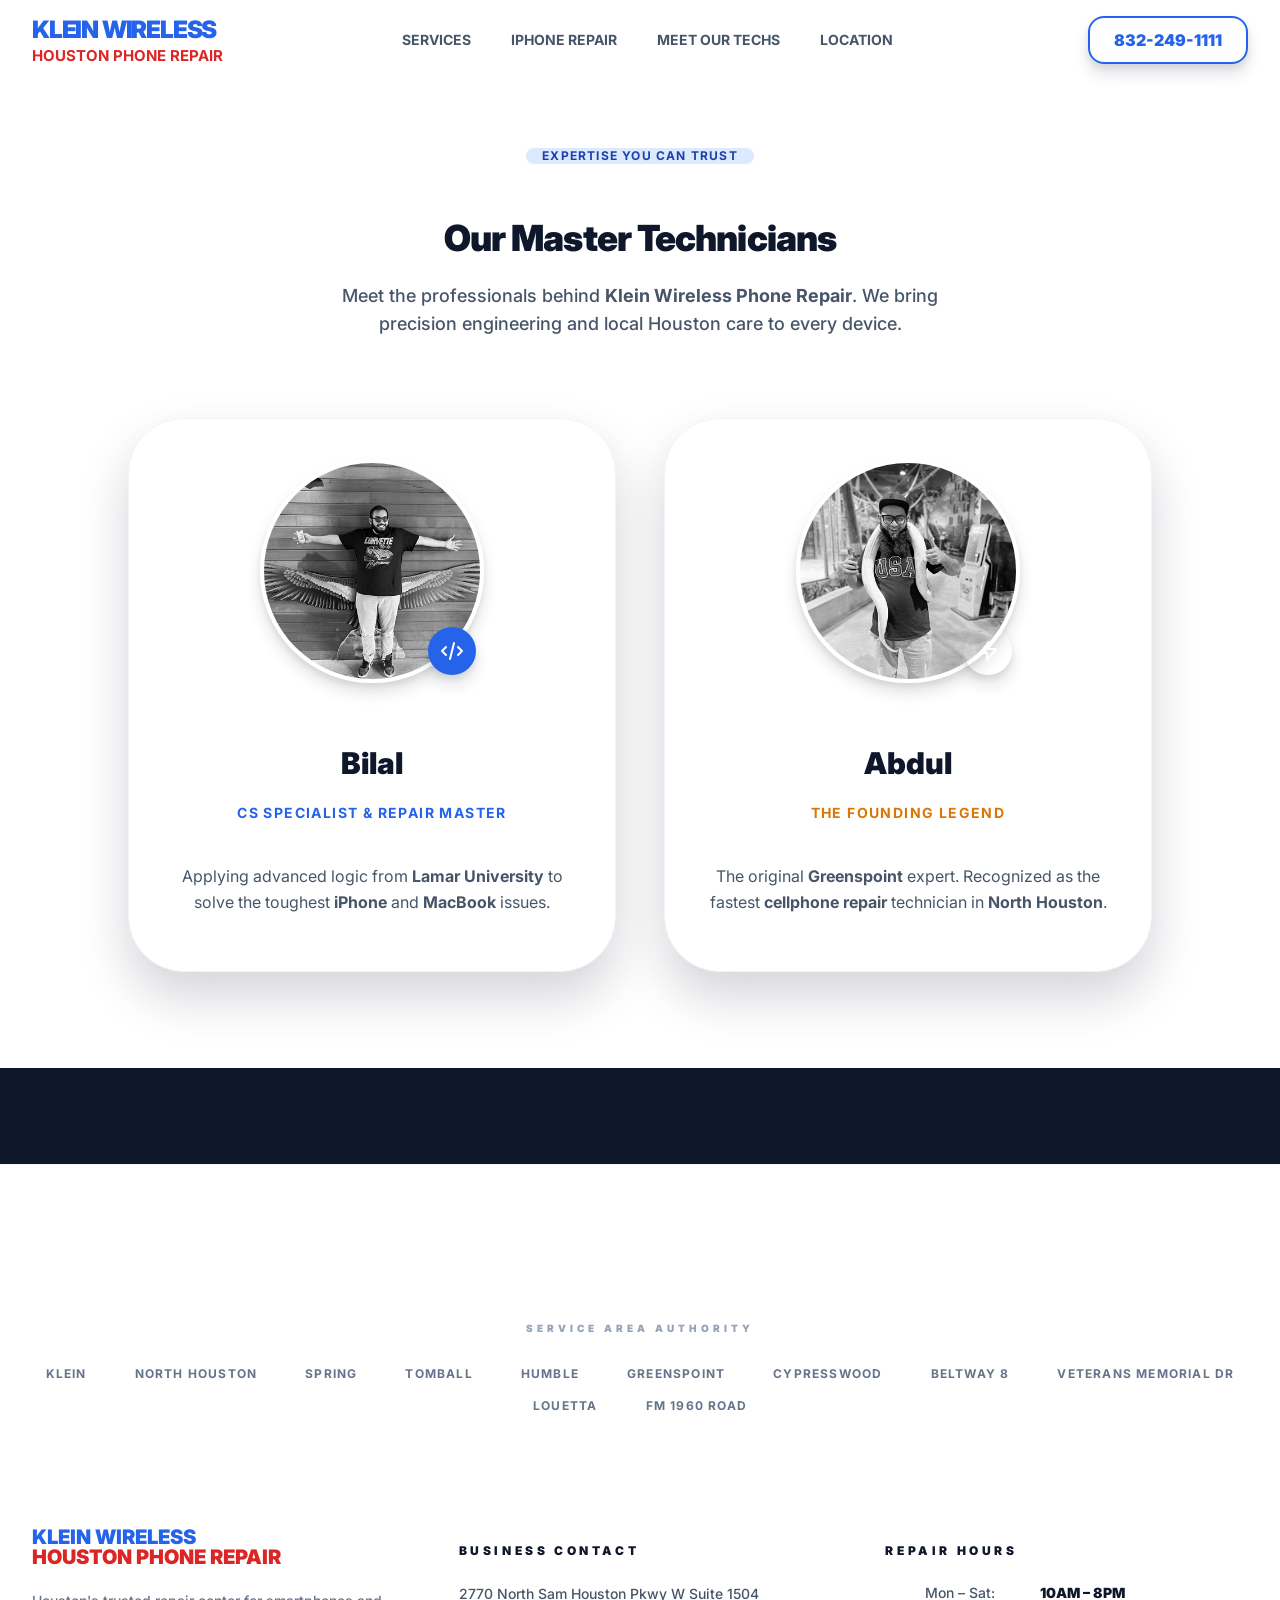
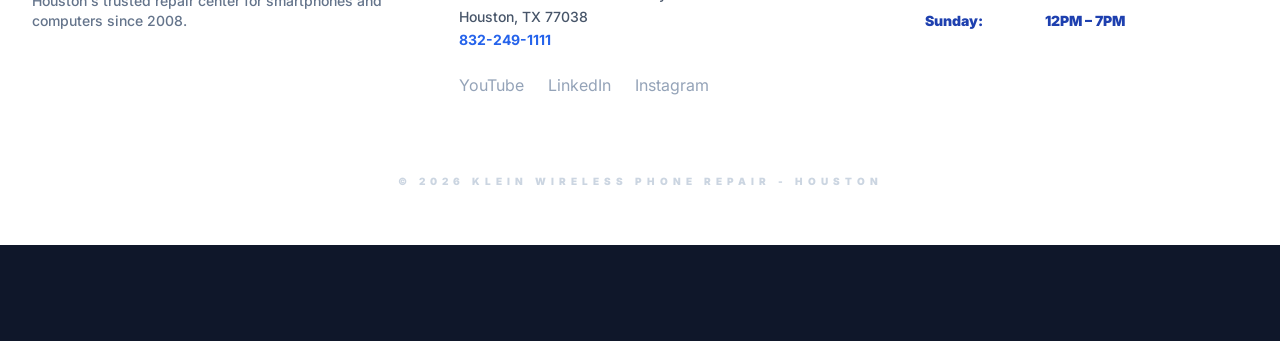
<file: techs.html>
<!DOCTYPE html>
<html lang="en" class="scroll-smooth">
<head>
    <meta charset="UTF-8">
    <meta name="viewport" content="width=device-width, initial-scale=1.0">
    <title>Meet Our Expert Technicians | Klein Wireless Phone Repair Houston</title>
    
    <link rel="apple-touch-icon" href="/logo.png">
    <link rel="icon" type="image/png" href="/logo.png">
    <link rel="stylesheet" href="style.css">
</head>
<body class="bg-white text-slate-900 overflow-x-hidden">

    <nav class="sticky top-0 z-50 border-b border-slate-100/60 h-20 flex items-center bg-white/80 backdrop-blur-xl">
    <div class="max-w-7xl mx-auto px-4 sm:px-6 lg:px-8 w-full flex justify-between items-center">
        <a href="/" class="flex flex-col group">
            <span class="text-xl md:text-2xl font-black tracking-tighter text-blue-600 uppercase">KLEIN WIRELESS</span>
            <span class="text-[15px] font-bold text-red-600 uppercase tracking-[0.12em]">HOUSTON PHONE REPAIR</span>
        </a>
        
        <div class="hidden lg:flex items-center space-x-10 font-bold text-slate-600 text-sm uppercase">
            <a href="index.html#services" class="hover:text-blue-600 transition">Services</a>
            <a href="iphone-repair-houston.html" class="hover:text-blue-600 transition">iPhone Repair</a>
            <a href="techs.html" class="hover:text-blue-600 transition">Meet Our Techs</a>
            <a href="#local" class="hover:text-blue-600 transition">Location</a>
        </div>

        <div class="flex items-center space-x-3 md:space-x-4">
            <a href="tel:8322491111" class="lg:hidden p-3 bg-blue-600 text-white rounded-2xl shadow-lg flex items-center justify-center">
                <svg class="w-6 h-6" fill="currentColor" viewBox="0 0 20 20"><path d="M2 3a1 1 0 011-1h2.153a1 1 0 01.986.836l.74 4.435a1 1 0 01-.54 1.06l-1.548.773a11.037 11.037 0 006.105 6.105l.774-1.548a1 1 0 011.059-.54l4.435.74a1 1 0 01.836.986V17a1 1 0 01-1 1h-2C7.82 18 2 12.18 2 5V3z"></path></svg>
            </a>
            <a href="tel:8322491111" class="hidden lg:inline-flex px-6 py-3 border-2 border-blue-600 text-blue-600 font-black rounded-2xl shadow-lg hover:bg-blue-600 hover:text-white transition-all">832-249-1111</a>
            
            <button id="menu-toggle" class="lg:hidden p-2 text-slate-600 focus:outline-none" aria-label="Toggle Menu">
                <svg class="w-8 h-8" fill="none" stroke="currentColor" viewBox="0 0 24 24"><path stroke-linecap="round" stroke-linejoin="round" stroke-width="2.5" d="M4 6h16M4 12h16m-7 6h7"></path></svg>
            </button>
        </div>
    </div>
</nav>

<div id="mobile-menu" class="fixed inset-0 z-[60] bg-white lg:hidden">
    <div class="p-8">
        <div class="flex justify-between items-center mb-12">
            <span class="text-xl font-black text-blue-600 uppercase">Navigation</span>
            <button id="menu-close" class="p-2 text-slate-600"><svg class="w-8 h-8" fill="none" stroke="currentColor" viewBox="0 0 24 24"><path stroke-linecap="round" stroke-linejoin="round" stroke-width="2.5" d="M6 18L18 6M6 6l12 12"></path></svg></button>
        </div>
        <div class="flex flex-col space-y-8">
            <a href="index.html#services" class="mobile-link text-3xl font-black text-slate-900 uppercase">Services</a>
	    <a href="iphone-repair-houston.html" class="mobile-link text-3xl font-black text-slate-900 uppercase">iPhone Repair</a>
            <a href="techs.html" class="mobile-link text-3xl font-black text-slate-900 uppercase">Meet Our Techs</a>
            <a href="#local" class="mobile-link text-3xl font-black text-slate-900 uppercase">Location</a>
        </div>
    </div>
</div>

    <main class="pt-16 pb-24 bg-slate-50/50">
        <section id="services" class="max-w-7xl mx-auto px-4">
            <div class="text-center mb-20">
                <span class="inline-block px-4 py-1.5 mb-6 text-xs font-bold tracking-widest text-blue-700 uppercase bg-blue-100 rounded-full">Expertise You Can Trust</span>
                <h1 class="text-4xl md:text-6xl font-black text-slate-900 mb-6 tracking-tight">Our Master Technicians</h1>
                <p class="text-slate-600 max-w-2xl mx-auto text-lg font-medium">Meet the professionals behind <strong>Klein Wireless Phone Repair</strong>. We bring precision engineering and local Houston care to every device.</p>
            </div>

            <div class="grid grid-cols-1 md:grid-cols-2 gap-12 max-w-5xl mx-auto">
                <div class="bg-white p-10 rounded-5xl border border-slate-100 flex flex-col items-center text-center shadow-2xl">
                    <div class="relative mb-8">
                        <img src="Bilal.webp" width="224" height="224" loading="lazy" alt="Bilal - Repair Expert at Klein Wireless Houston" class="w-56 h-56 rounded-full object-cover border-4 border-white shadow-lg grayscale hover:grayscale-0 transition-all duration-500">
                        <div class="absolute bottom-2 right-2 bg-blue-600 text-white p-3 rounded-full shadow-lg">
                            <svg class="w-6 h-6" fill="none" stroke="currentColor" viewBox="0 0 24 24"><path stroke-linecap="round" stroke-linejoin="round" stroke-width="2" d="M10 20l4-16m4 4l4 4-4 4M6 16l-4-4 4-4"></path></svg>
                        </div>
                    </div>
                    <h3 class="text-3xl font-black text-slate-900 mb-2">Bilal</h3>
                    <p class="text-blue-600 font-bold text-sm uppercase tracking-widest mb-6">CS Specialist & Repair Master</p>
                    <p class="text-slate-600 leading-relaxed">Applying advanced logic from <strong>Lamar University</strong> to solve the toughest <strong>iPhone</strong> and <strong>MacBook</strong> issues.</p>
                </div>

                <div class="bg-white p-10 rounded-5xl border border-slate-100 flex flex-col items-center text-center shadow-2xl">
                    <div class="relative mb-8">
                        <img src="Abdul.webp" width="224" height="224" loading="lazy" alt="Abdul - Founding Legend at Klein Wireless Houston" class="w-56 h-56 rounded-full object-cover border-4 border-white shadow-lg grayscale hover:grayscale-0 transition-all duration-500">
                        <div class="absolute bottom-2 right-2 bg-amber-500 text-white p-3 rounded-full shadow-lg">
                            <svg class="w-6 h-6" fill="none" stroke="currentColor" viewBox="0 0 24 24"><path stroke-linecap="round" stroke-linejoin="round" stroke-width="2" d="M13 10V3L4 14h7v7l9-11h-7z"></path></svg>
                        </div>
                    </div>
                    <h3 class="text-3xl font-black text-slate-900 mb-2">Abdul</h3>
                    <p class="text-amber-600 font-bold text-sm uppercase tracking-widest mb-6">The Founding Legend</p>
                    <p class="text-slate-600 leading-relaxed">The original <strong>Greenspoint</strong> expert. Recognized as the fastest <strong>cellphone repair</strong> technician in <strong>North Houston</strong>.</p>
                </div>
            </div>
        </section>
    </main>

    <section id="local" class="py-24 bg-slate-900 text-white relative">
    <footer class="bg-white pt-24 pb-12 border-t border-slate-100">
        <div class="max-w-7xl mx-auto px-4 sm:px-6 lg:px-8">
            <div class="py-12 text-center border-b border-slate-50 mb-16">
                <h4 class="text-[10px] font-black text-slate-400 uppercase tracking-[0.4em] mb-8">Service Area Authority</h4>
                <div class="flex flex-wrap justify-center gap-x-12 gap-y-4 text-xs font-bold text-slate-500 uppercase tracking-widest">
                    <a href="techs.html#local" class="hover:text-blue-600 transition">Klein</a>
                    <a href="techs.html#local" class="hover:text-blue-600 transition">North Houston</a>
                    <a href="techs.html#local" class="hover:text-blue-600 transition">Spring</a>
                    <a href="techs.html#local" class="hover:text-blue-600 transition">Tomball</a>
                    <a href="techs.html#local" class="hover:text-blue-600 transition">Humble</a>
                    <a href="techs.html#local" class="hover:text-blue-600 transition">Greenspoint</a>
                    <a href="techs.html#local" class="hover:text-blue-600 transition">Cypresswood</a>
                    <a href="techs.html#local" class="hover:text-blue-600 transition">Beltway 8</a>
                    <a href="techs.html#local" class="hover:text-blue-600 transition">Veterans Memorial Dr</a>
                    <a href="techs.html#local" class="hover:text-blue-600 transition">Louetta</a>
                    <a href="techs.html#local" class="hover:text-blue-600 transition">FM 1960 Road</a>
                </div>
            </div>

            <div class="grid grid-cols-1 md:grid-cols-3 gap-16 mb-20 text-center md:text-left">
                <div>
                    <span class="text-xl font-black text-blue-600 uppercase leading-none block mb-6">
  KLEIN WIRELESS<br>
  <span class="text-red-600">HOUSTON PHONE REPAIR</span>
</span>
                    <p class="mt-6 text-slate-500 text-sm font-medium">Houston's trusted repair center for smartphones and computers since 2008.</p>
                </div>
                <div>
                    <h4 class="font-black text-slate-900 mb-6 uppercase text-xs tracking-[0.3em]">Business Contact</h4>
                    <p class="text-slate-600 text-sm leading-relaxed font-medium mb-4">
                        2770 North Sam Houston Pkwy W Suite 1504<br>
                        Houston, TX 77038<br>
                        <a href="tel:8322491111" class="text-blue-600 font-bold hover:underline">832-249-1111</a>
                    </p>
                    <div class="flex space-x-6 justify-center md:justify-start mt-6">
                        <a href="https://www.youtube.com/@kleinwireless.phonerepair" target="_blank" class="text-slate-400 hover:text-red-600 transition">YouTube</a>
                        <a href="https://www.linkedin.com/company/klein-wireless-phone-repair/" target="_blank" class="text-slate-400 hover:text-blue-700 transition">LinkedIn</a>
                        <a href="https://www.instagram.com/kleinwireless.phonerepair" target="_blank" class="text-slate-400 hover:text-pink-600 transition">Instagram</a>
                    </div>
                </div>
                <div>
                    <h4 class="font-black text-slate-900 mb-6 uppercase text-xs tracking-[0.3em]">Repair Hours</h4>
                    <ul class="text-slate-600 text-sm space-y-2 font-medium">
                        <li class="flex justify-between max-w-[200px] mx-auto md:mx-0"><span>Mon – Sat:</span> <span class="font-black text-slate-900">10AM – 8PM</span></li>
                        <li class="flex justify-between max-w-[200px] mx-auto md:mx-0 text-blue-700 font-black"><span>Sunday:</span> <span>12PM – 7PM</span></li>
                    </ul>
                </div>
            </div>
            <p class="text-center text-slate-300 text-[10px] font-black uppercase tracking-[0.5em]">© 2026 Klein Wireless Phone Repair - Houston</p>
        </div>
    </footer>
   </section>

    <script>
        // MOBILE MENU LOGIC
        const menuToggle = document.getElementById('menu-toggle');
        const menuClose = document.getElementById('menu-close');
        const mobileMenu = document.getElementById('mobile-menu');
        const mobileLinks = document.querySelectorAll('.mobile-link');

        function toggleMenu() {
            mobileMenu.classList.toggle('active');
            document.body.classList.toggle('overflow-hidden');
        }

        if(menuToggle) menuToggle.addEventListener('click', toggleMenu);
        if(menuClose) menuClose.addEventListener('click', toggleMenu);
        mobileLinks.forEach(link => link.addEventListener('click', toggleMenu));

        function toggleAccordion(btn) {
            btn.classList.toggle('active');
            btn.nextElementSibling.classList.toggle('active');
        }
        window.onload = () => { document.body.classList.add('loaded'); };
    </script>
</body>
</html>
</file>
<file: style.css>
@import url('https://fonts.googleapis.com/css2?family=Inter:wght@400;600;700;800;900&display=swap');

:root {
    --blue-100: #dbeafe;
    --blue-500: #3b82f6;
    --blue-600: #2563eb;
    --blue-700: #1e40af;
    --slate-50: #f8fafc;
    --slate-100: #f1f5f9;
    --slate-200: #e2e8f0;
    --slate-300: #cbd5e1;
    --slate-400: #94a3b8;
    --slate-500: #64748b;
    --slate-600: #475569;
    --slate-700: #334155;
    --slate-900: #0f172a;
    --green-600: #16a34a;
    --amber-500: #f59e0b;
    --amber-600: #d97706;
    --indigo-600: #4f46e5;
    --emerald-600: #059669;
    --red-600: #dc2626;
    --pink-600: #db2777;
    --whatsapp-green: #25D366;
}

*,
*::before,
*::after {
    box-sizing: border-box;
    min-width: 0;
}

html {
    scroll-behavior: smooth;
    -webkit-text-size-adjust: 100%;
}

body {
    margin: 0;
    font-family: 'Inter', sans-serif;
    color: var(--slate-900);
    background: #fff;
    overflow-x: hidden;
}

img,
svg,
iframe,
video,
canvas {
    display: block;
    max-width: 100%;
}

img {
    height: auto;
}

iframe {
    border: 0;
}

a {
    color: inherit;
    text-decoration: none;
    overflow-wrap: anywhere;
}

button,
input,
select,
textarea {
    font: inherit;
}

button {
    cursor: pointer;
    border: 0;
    background: transparent;
}

p,
h1,
h2,
h3,
h4,
li,
span,
a {
    overflow-wrap: break-word;
    word-wrap: break-word;
}

/* Mobile Menu Slide */
#mobile-menu {
    transition: transform 0.35s cubic-bezier(0.4, 0, 0.2, 1);
    transform: translateX(100%);
    width: 100%;
    max-width: 100vw;
    overflow-y: auto;
}

#mobile-menu.active {
    transform: translateX(0);
}

.tech-gradient {
    background: linear-gradient(135deg, var(--blue-600) 0%, var(--blue-700) 100%);
}

.whatsapp-gradient {
    background: linear-gradient(135deg, var(--whatsapp-green) 0%, #128C7E 100%);
}

.outline-text {
    -webkit-text-stroke: 1px #e2e8f0;
    color: transparent;
}

nav {
    backdrop-filter: blur(16px);
    -webkit-backdrop-filter: blur(16px);
    background-color: rgba(255, 255, 255, 0.8);
    width: 100%;
}

.pulse-dot {
    height: 10px;
    width: 10px;
    background-color: #22c55e;
    border-radius: 50%;
    display: inline-block;
    animation: pulse 2s infinite;
}

@keyframes pulse {
    0% { transform: scale(0.95); box-shadow: 0 0 0 0 rgba(34, 197, 94, 0.7); }
    70% { transform: scale(1); box-shadow: 0 0 0 10px rgba(34, 197, 94, 0); }
    100% { transform: scale(0.95); box-shadow: 0 0 0 0 rgba(34, 197, 94, 0); }
}

.accordion-content {
    max-height: 0;
    overflow: hidden;
    transition: max-height 0.35s ease, padding-bottom 0.35s ease;
}

.accordion-content.active {
    max-height: 2000px;
    padding-bottom: 2.5rem;
}

/* Image handling */
.service-card-image,
.hero-image,
.process-image {
    width: 100%;
    object-fit: cover;
    object-position: center;
    border-radius: 1rem;
    display: block;
}

.service-card-image {
    aspect-ratio: 3 / 2;
}

.hero-image {
    aspect-ratio: 1 / 1;
}

.process-image {
    aspect-ratio: 9 / 7;
}

/* Utility classes used by page */
.block { display: block; }
.inline-block { display: inline-block; }
.flex { display: flex; }
.inline-flex { display: inline-flex; }
.grid { display: grid; }
.hidden { display: none; }

.flex-col { flex-direction: column; }
.flex-wrap { flex-wrap: wrap; }

.items-center { align-items: center; }
.justify-between { justify-content: space-between; }
.justify-center { justify-content: center; }
.justify-start { justify-content: flex-start; }

.w-full { width: 100%; }
.w-6 { width: 1.5rem; }
.w-8 { width: 2rem; }
.w-56 { width: 14rem; }

.h-6 { height: 1.5rem; }
.h-8 { height: 2rem; }
.h-20 { height: 5rem; }
.h-56 { height: 14rem; }

.max-w-2xl { max-width: 42rem; }
.max-w-4xl { max-width: 56rem; }
.max-w-5xl { max-width: 64rem; }
.max-w-7xl { max-width: 80rem; }
.max-w-\[200px\] { max-width: 200px; }

.mx-auto { margin-left: auto; margin-right: auto; }
.mt-6 { margin-top: 1.5rem; }
.mt-12 { margin-top: 3rem; }

.mb-2 { margin-bottom: 0.5rem; }
.mb-4 { margin-bottom: 1rem; }
.mb-6 { margin-bottom: 1.5rem; }
.mb-8 { margin-bottom: 2rem; }
.mb-10 { margin-bottom: 2.5rem; }
.mb-12 { margin-bottom: 3rem; }
.mb-16 { margin-bottom: 4rem; }
.mb-20 { margin-bottom: 5rem; }

.mr-2 { margin-right: 0.5rem; }

.p-2 { padding: 0.5rem; }
.p-3 { padding: 0.75rem; }
.p-8 { padding: 2rem; }
.p-10 { padding: 2.5rem; }

.px-4 { padding-left: 1rem; padding-right: 1rem; }
.px-5 { padding-left: 1.25rem; padding-right: 1.25rem; }
.px-6 { padding-left: 1.5rem; padding-right: 1.5rem; }
.px-8 { padding-left: 2rem; padding-right: 2rem; }
.px-10 { padding-left: 2.5rem; padding-right: 2.5rem; }

.py-3 { padding-top: 0.75rem; padding-bottom: 0.75rem; }
.py-4 { padding-top: 1rem; padding-bottom: 1rem; }
.py-5 { padding-top: 1.25rem; padding-bottom: 1.25rem; }
.py-12 { padding-top: 3rem; padding-bottom: 3rem; }
.py-24 { padding-top: 6rem; padding-bottom: 6rem; }

.pt-16 { padding-top: 4rem; }
.pt-24 { padding-top: 6rem; }
.pb-6 { padding-bottom: 1.5rem; }
.pb-12 { padding-bottom: 3rem; }
.pb-24 { padding-bottom: 6rem; }

.gap-4 { gap: 1rem; }
.gap-8 { gap: 2rem; }
.gap-12 { gap: 3rem; }
.gap-16 { gap: 4rem; }
.gap-20 { gap: 5rem; }
.gap-x-12 { column-gap: 3rem; }
.gap-y-4 { row-gap: 1rem; }

.space-x-2 > * + * { margin-left: 0.5rem; }
.space-x-3 > * + * { margin-left: 0.75rem; }
.space-x-6 > * + * { margin-left: 1.5rem; }
.space-x-10 > * + * { margin-left: 2.5rem; }
.space-y-2 > * + * { margin-top: 0.5rem; }
.space-y-4 > * + * { margin-top: 1rem; }
.space-y-6 > * + * { margin-top: 1.5rem; }
.space-y-8 > * + * { margin-top: 2rem; }

.text-left { text-align: left; }
.text-center { text-align: center; }

.text-xs { font-size: 0.75rem; line-height: 1rem; }
.text-sm { font-size: 0.875rem; line-height: 1.25rem; }
.text-lg { font-size: 1.125rem; line-height: 1.75rem; }
.text-xl { font-size: 1.25rem; line-height: 1.75rem; }
.text-2xl { font-size: 1.5rem; line-height: 2rem; }
.text-3xl { font-size: 1.875rem; line-height: 2.25rem; }
.text-4xl { font-size: 2.25rem; line-height: 2.5rem; }
.text-5xl { font-size: 3rem; line-height: 1; }

.font-medium { font-weight: 500; }
.font-bold { font-weight: 700; }
.font-black { font-weight: 900; }

.uppercase { text-transform: uppercase; }
.italic { font-style: italic; }

.leading-none { line-height: 1; }
.leading-tight { line-height: 1.25; }
.leading-relaxed { line-height: 1.625; }
.leading-loose { line-height: 2; }

.tracking-tight { letter-spacing: -0.025em; }
.tracking-tighter { letter-spacing: -0.05em; }
.tracking-widest { letter-spacing: 0.1em; }

.text-white { color: #fff; }
.text-blue-500 { color: var(--blue-500); }
.text-blue-600 { color: var(--blue-600); }
.text-blue-700 { color: var(--blue-700); }
.text-slate-300 { color: var(--slate-300); }
.text-slate-400 { color: var(--slate-400); }
.text-slate-500 { color: var(--slate-500); }
.text-slate-600 { color: var(--slate-600); }
.text-slate-900 { color: var(--slate-900); }
.text-green-600 { color: var(--green-600); }
.text-amber-500 { color: var(--amber-500); }
.text-amber-600 { color: var(--amber-600); }
.text-indigo-600 { color: var(--indigo-600); }
.text-emerald-600 { color: var(--emerald-600); }
.text-red-600 { color: var(--red-600) !important; }
.text-pink-600 { color: var(--pink-600); }

.bg-white { background-color: #fff; }
.bg-blue-100 { background-color: var(--blue-100); }
.bg-blue-600 { background-color: var(--blue-600); }
.bg-slate-50 { background-color: var(--slate-50); }
.bg-slate-900 { background-color: var(--slate-900); }

.border { border: 1px solid transparent; }
.border-2 { border: 2px solid transparent; }
.border-4 { border: 4px solid transparent; }
.border-b { border-bottom: 1px solid transparent; }
.border-t { border-top: 1px solid transparent; }

.border-blue-600 { border-color: var(--blue-600); }
.border-slate-100 { border-color: var(--slate-100); }
.border-slate-200 { border-color: var(--slate-200); }
.border-slate-700 { border-color: var(--slate-700); }
.border-white { border-color: #fff; }

.rounded-full { border-radius: 9999px; }
.rounded-2xl { border-radius: 1rem; }
.rounded-5xl { border-radius: 3.5rem; }

.shadow-sm { box-shadow: 0 1px 2px rgba(15, 23, 42, 0.06); }
.shadow-lg { box-shadow: 0 10px 15px rgba(15, 23, 42, 0.12), 0 4px 6px rgba(15, 23, 42, 0.08); }
.shadow-2xl { box-shadow: 0 25px 50px rgba(15, 23, 42, 0.18); }

.overflow-hidden { overflow: hidden; }
.overflow-x-hidden { overflow-x: hidden; }

.sticky { position: sticky; }
.fixed { position: fixed; }
.relative { position: relative; }
.absolute { position: absolute; }
.top-0 { top: 0; }
.bottom-2 { bottom: 0.5rem; }
.right-2 { right: 0.5rem; }
.inset-0 { inset: 0; }
.z-50 { z-index: 50; }
.z-\[60\] { z-index: 60; }

.transition { transition: color 0.2s ease, background-color 0.2s ease, border-color 0.2s ease; }
.transition-all { transition: all 0.2s ease; }
.duration-500 { transition-duration: 500ms; }

.hover\:bg-blue-600:hover { background-color: var(--blue-600); }
.hover\:text-white:hover { color: #fff; }
.hover\:text-blue-600:hover { color: var(--blue-600); }
.hover\:text-red-600:hover { color: var(--red-600); }
.hover\:text-pink-600:hover { color: var(--pink-600); }

.object-cover { object-fit: cover; }
.grayscale { filter: grayscale(100%); }
.hover\:grayscale-0:hover { filter: grayscale(0%); }

.outline-none,
.focus\:outline-none:focus {
    outline: none;
}

input,
select {
    width: 100%;
    border: 1px solid var(--slate-200);
    background: var(--slate-50);
    color: var(--slate-900);
}

input::placeholder {
    color: var(--slate-500);
}

/* Tailwind replacement utilities */
.text-\[15px\] {
    font-size: 15px;
}

.text-\[10px\] {
    font-size: 10px;
}

.tracking-\[0\.2em\] {
    letter-spacing: 0.2em;
}

.tracking-\[0\.3em\] {
    letter-spacing: 0.3em;
}

.tracking-\[0\.4em\] {
    letter-spacing: 0.4em;
}

.tracking-\[0\.5em\] {
    letter-spacing: 0.5em;
}

.rounded-\[3rem\] {
    border-radius: 3rem;
}

.rounded-\[2\.5rem\] {
    border-radius: 2.5rem;
}

.rounded-\[2rem\] {
    border-radius: 2rem;
}

.h-\[450px\] {
    height: 450px;
}

.duration-300 {
    transition-duration: 300ms;
}

.accordion-icon {
    width: 24px;
    height: 24px;
    transition: transform 0.3s ease;
}

button.active .accordion-icon {
    transform: rotate(180deg);
}

@media (min-width: 640px) {
    .sm\:px-6 { padding-left: 1.5rem; padding-right: 1.5rem; }
    .sm\:grid-cols-2 { grid-template-columns: repeat(2, minmax(0, 1fr)); }
}

@media (min-width: 768px) {
    .md\:text-left { text-align: left; }
    .md\:text-2xl { font-size: 1.5rem; line-height: 2rem; }
    .md\:text-5xl { font-size: 3rem; line-height: 1; }
    .md\:text-7xl { font-size: 4.5rem; line-height: 1; }
    .md\:grid-cols-2 { grid-template-columns: repeat(2, minmax(0, 1fr)); }
    .md\:grid-cols-3 { grid-template-columns: repeat(3, minmax(0, 1fr)); }
    .md\:justify-start { justify-content: flex-start; }
    .md\:space-x-4 > * + * { margin-left: 1rem; }
    .md\:mx-0 { margin-left: 0; margin-right: 0; }
}

@media (min-width: 1024px) {
    .lg\:hidden { display: none !important; }
    .lg\:flex { display: flex !important; }
    .lg\:grid { display: grid !important; }
    .lg\:inline-flex { display: inline-flex !important; }
    .lg\:grid-cols-2 { grid-template-columns: repeat(2, minmax(0, 1fr)); }
    .lg\:grid-cols-4 { grid-template-columns: repeat(4, minmax(0, 1fr)); }
    .lg\:mt-0 { margin-top: 0; }
    .lg\:px-8 { padding-left: 2rem; padding-right: 2rem; }
}

@media (max-width: 767px) {
    .text-5xl {
        font-size: 2.25rem;
        line-height: 1.1;
    }

    .text-4xl {
        font-size: 2rem;
        line-height: 1.15;
    }

    .text-3xl {
        font-size: 1.75rem;
        line-height: 1.2;
    }

    .text-xl {
        font-size: 1.125rem;
        line-height: 1.6;
    }

    .p-10 {
        padding: 1.5rem;
    }

    .p-8 {
        padding: 1.25rem;
    }

    .px-10 {
        padding-left: 1.5rem;
        padding-right: 1.5rem;
    }

    .gap-16,
    .gap-20 {
        gap: 2rem;
    }

    .space-x-10 > * + * {
        margin-left: 1rem;
    }

    .max-w-\[200px\] {
        max-width: 100%;
    }

    .flex.justify-between {
        gap: 0.75rem;
    }

    .hero-image {
        aspect-ratio: 4 / 3;
    }

    .process-image {
        aspect-ratio: 4 / 3;
    }

    .w-56,
    .h-56 {
        width: 12rem;
        height: 12rem;
    }

    .rounded-5xl {
        border-radius: 2.5rem;
    }
}

@media (prefers-reduced-motion: reduce) {
    html {
        scroll-behavior: auto;
    }

    *,
    *::before,
    *::after {
        animation: none !important;
        transition: none !important;
    }
}

/* ===== Quote Card Fix ===== */

.quote-card {
    width: 100%;
    max-width: 36rem;
    margin-left: auto;
    margin-right: auto;
}

.quote-card-header {
    gap: 1rem;
}

.live-indicator {
    flex-shrink: 0;
    white-space: nowrap;
}

.quote-submit {
    box-shadow: 0 12px 24px rgba(5, 150, 105, 0.18);
}

@media (max-width: 767px) {
    .quote-card {
        max-width: 100%;
        padding: 1.5rem;
        border-radius: 2rem;
    }

    .quote-card-header {
        flex-direction: column;
        align-items: flex-start;
        margin-bottom: 1.5rem;
    }

    .live-indicator {
        margin-top: 0.25rem;
    }
}
</file>
